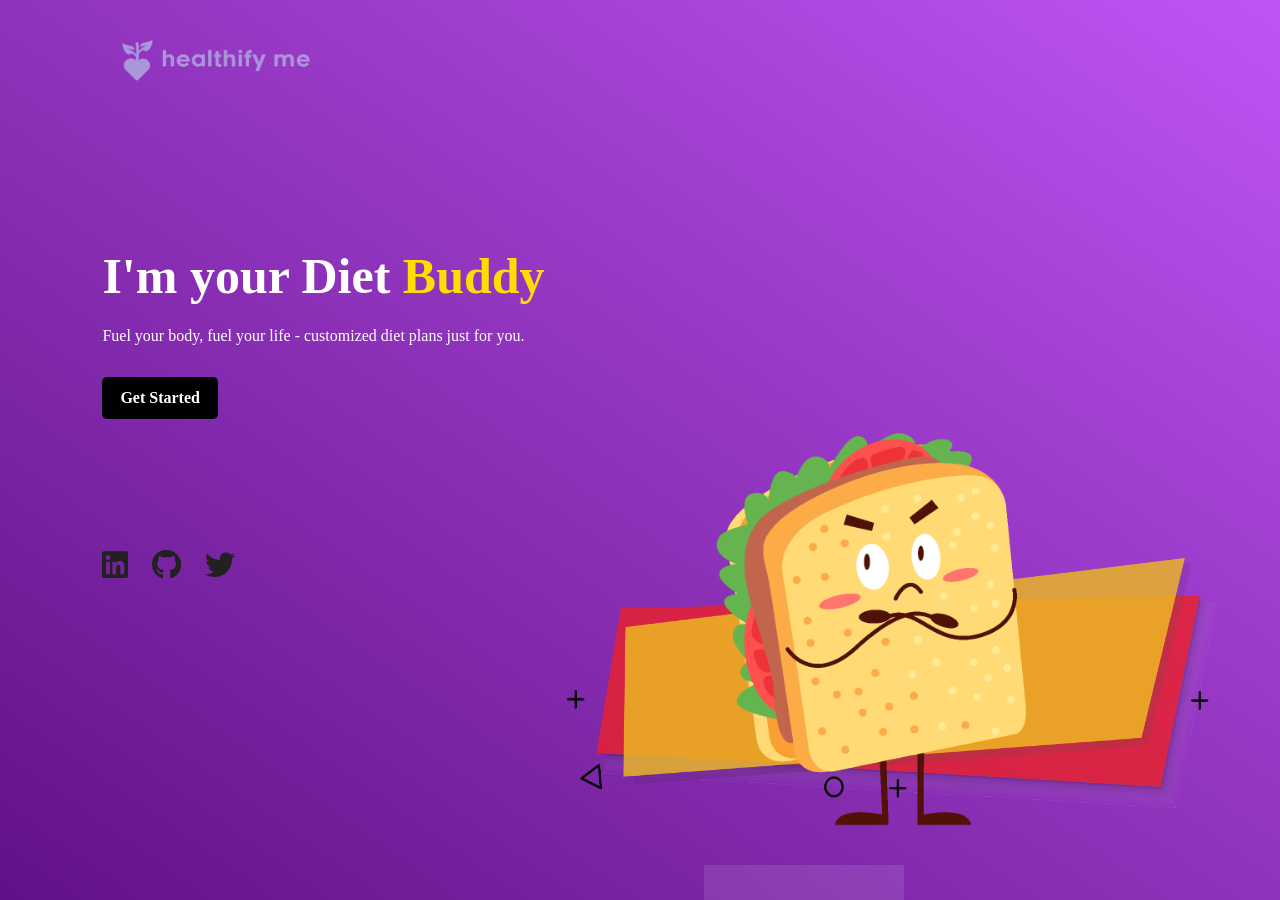
<file: index.html>
<!DOCTYPE html>
<html lang="en">
<head>
    <meta charset="UTF-8">
    <meta http-equiv="X-UA-Compatible" content="IE=edge">
    <meta name="viewport" content="width=device-width, initial-scale=1.0">
    <title>Healthify Me - Home</title>
    <link rel="icon" type="image/x-icon" href="./images/favicon.png">
    <link rel="stylesheet" href="./styles.css">
    <link rel="stylesheet" href="https://cdnjs.cloudflare.com/ajax/libs/font-awesome/5.15.3/css/all.min.css" integrity="sha512-iBBXm8fW90+nuLcSKlbmrPcLa0OT92xO1BIsZ+ywDWZCvqsWgccV3gFoRBv0z+8dLJgyAHIhR35VZc2oM/gI1w==" crossorigin="anonymous" referrerpolicy="no-referrer" />
</head>
<body>
    <div class="hero">
        
        <ul class="squares">
            <li></li>
            <li></li>
            <li></li>
            <li></li>
            <li></li>
            <li></li>
            <li></li>
            <li></li>
            <li></li>
            <li></li>
        </ul>

        <nav class="navbar navbar-light bg-indigo-400">
            <div class="container">
            <a class="navbar-brand" href="#">
                <img src="./images/logo1.png" alt="" width="230" height="75">
            </a>
            </div>
        </nav>

        <div class="detel">
            <h1>I'm your Diet <span id="Foodie">Buddy</span></h1>
            <p>Fuel your body, fuel your life - customized diet plans just for you.</p>
            <a href="./swipper.html"><span id="getStarted">Get Started </span></a>
        </div>
        
        <div class="images">
            <img src="./images/shape-6.png" class="shape">
            <img src="./images/Food.png" class="Food">
        </div>

        <div class="social">
           <a href="https://www.linkedin.com/in/aswin-krishna-c-p-eee-6b78612bb?utm_source=share&utm_campaign=share_via&utm_content=profile&utm_medium=android_app" target="_blank"><i class="fab fa-linkedin" id="socialLinkedin"></i></a>
           <a href="#" target="_blank"><i class="fab fa-github" id="socialInsta"></i></a>
           <a href="#" target="_blank"><i class="fab fa-twitter" id="socialTwitter"></i></a>
        </div>
    </div>
</body>
</html>
</file>
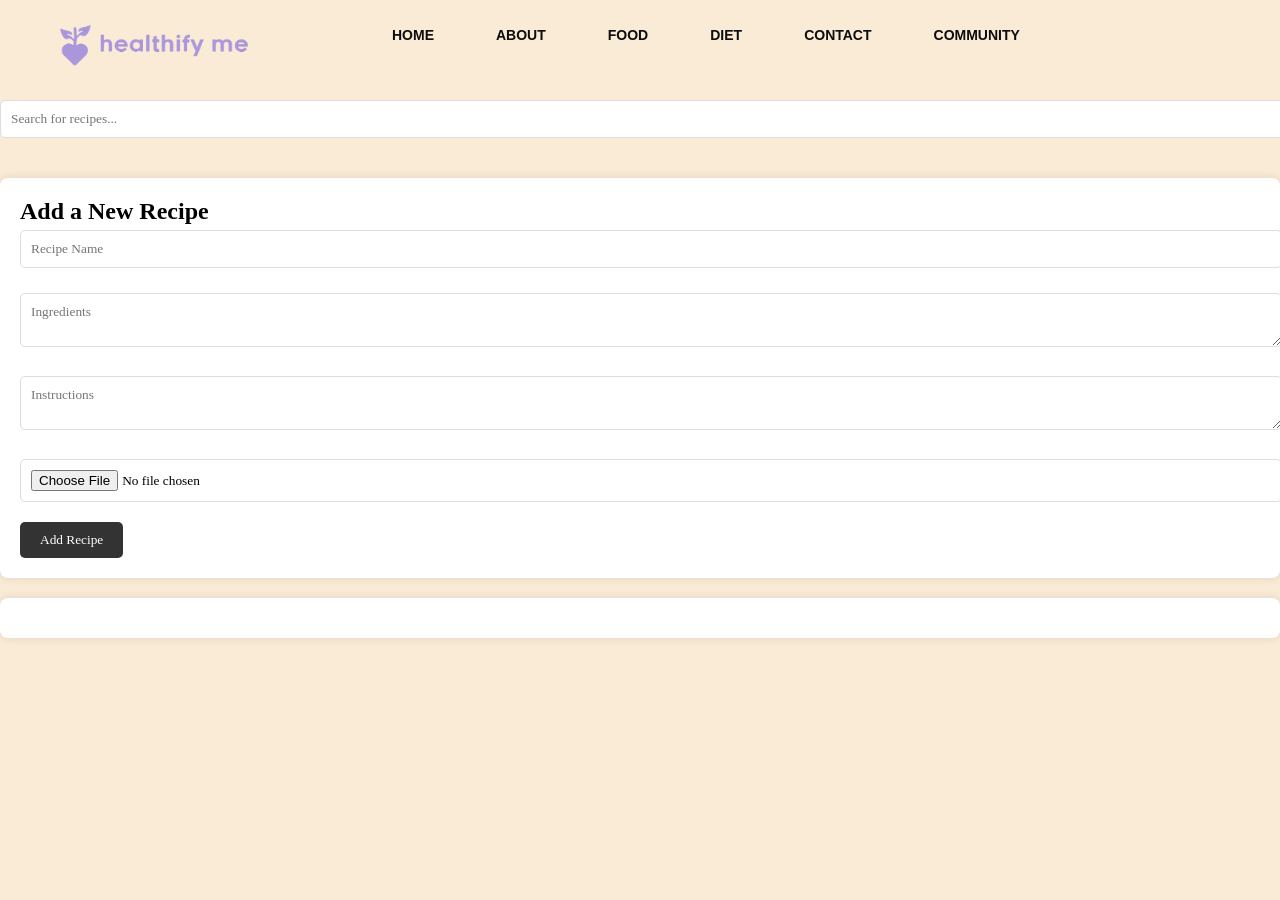
<file: community.html>
<!DOCTYPE html>
<html lang="en">

<head>
    <meta charset="UTF-8">
    <meta name="viewport" content="width=device-width, initial-scale=1.0">
    <title>Recipe Community</title>
    <link rel="stylesheet" href="https://cdnjs.cloudflare.com/ajax/libs/font-awesome/5.15.3/css/all.min.css"
        integrity="sha512-iBBXm8fW90+nuLcSKlbmrPcLa0OT92xO1BIsZ+ywDWZCvqsWgccV3gFoRBv0z+8dLJgyAHIhR35VZc2oM/gI1w=="
        crossorigin="anonymous" referrerpolicy="no-referrer" />
    <link rel="stylesheet" href="community.css">
</head>

<body>
    <div class="navbar">
        <div class="icon">
            <a href="./index.html"> <img src="./images/logo1.png" class="logo" alt="" width="230" height="75"></a>
        </div>

        <div class="menu">
            <ul>
                <li><a href="./index.html">HOME</a></li>
                <li><a href="./about.html">ABOUT</a></li>
                <li><a href="./food.html">FOOD</a></li>
                <li><a href="diet.html">DIET</a></li>
                <li><a href="./contact.html">CONTACT</a></li>
                <li><a href="community.html">COMMUNITY</a></li>
            </ul>
        </div>
    </div>

    <div class="container">
        <div class="search-bar">
            <input type="text" id="search" placeholder="Search for recipes...">
        </div>

        <div class="recipe-form">
            <h2>Add a New Recipe</h2>
            <input type="text" id="recipeName" placeholder="Recipe Name">
            <textarea id="recipeIngredients" placeholder="Ingredients"></textarea>
            <textarea id="recipeInstructions" placeholder="Instructions"></textarea>
            <input type="file" id="recipeImage" accept="image/*">
            <button onclick="addRecipe()">Add Recipe</button>
        </div>

        <div class="recipe-list" id="recipeContainer">
            <h2>Recipes</h2>
            <!-- Recipes will be added here dynamically -->
        </div>
    </div>

    <script src="community.js"></script>

</body>

</html>
</file>
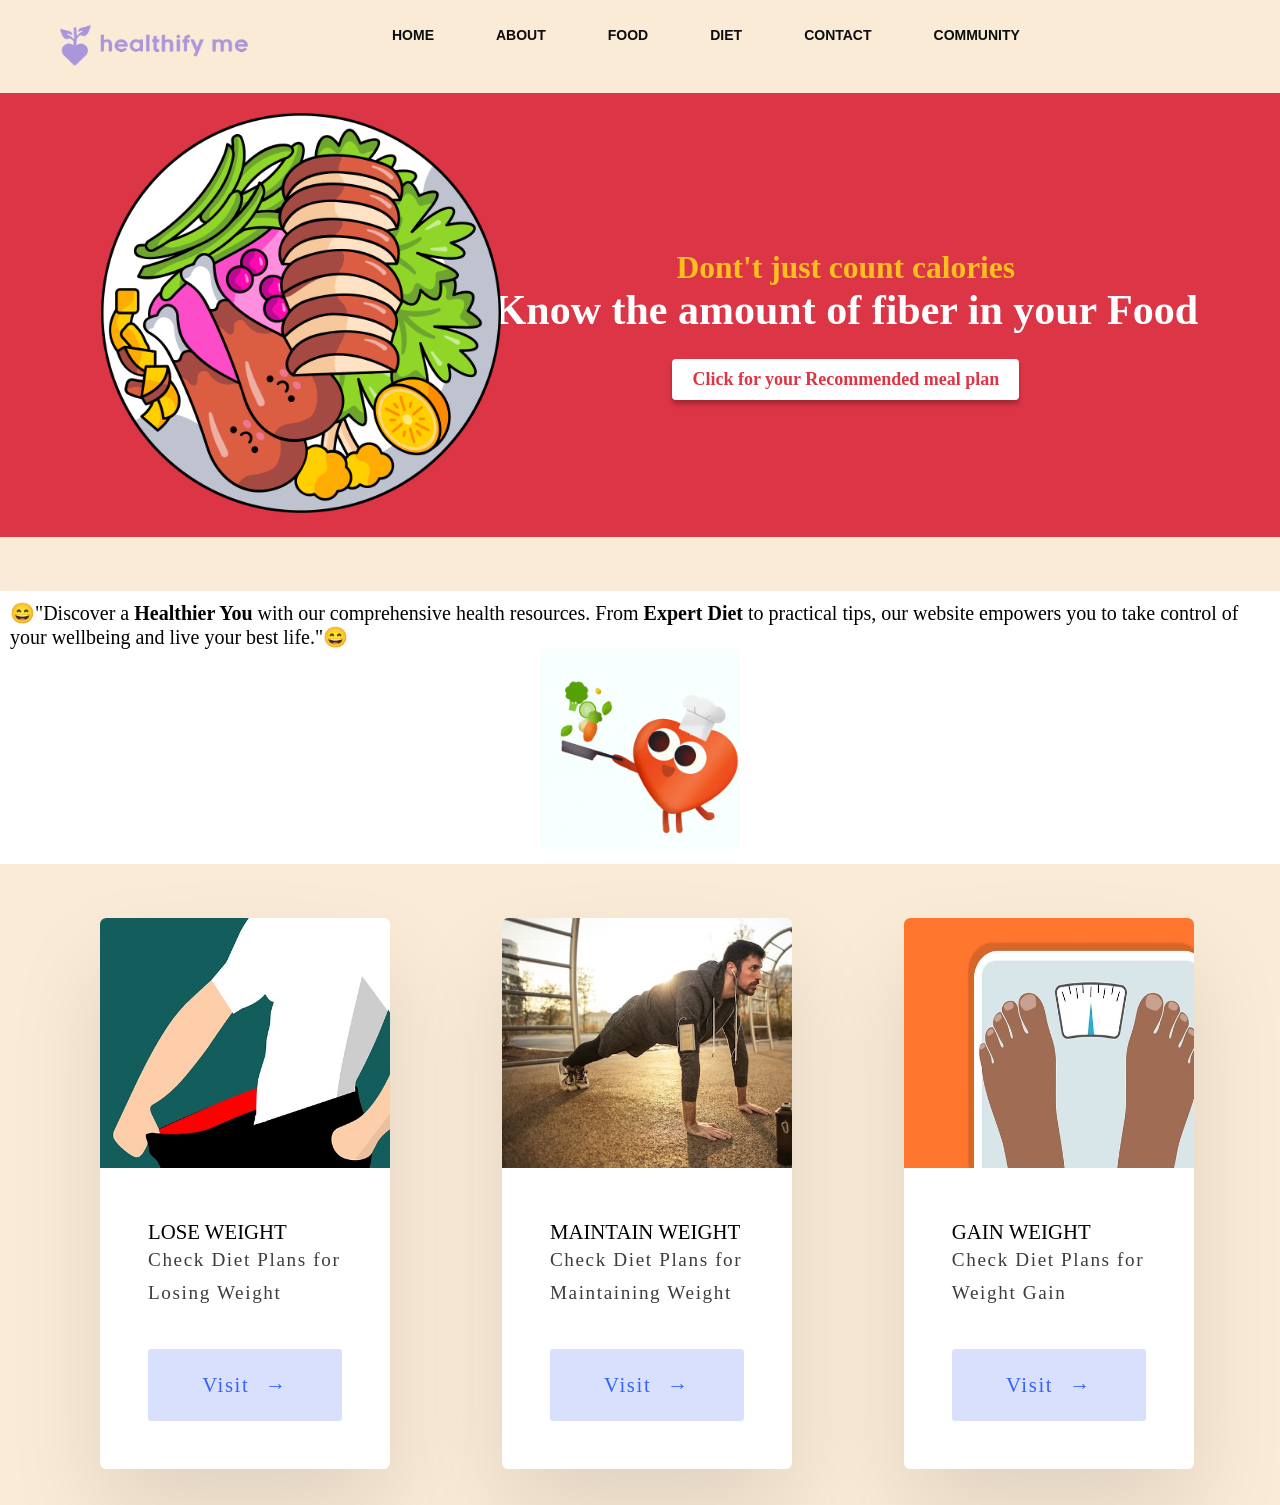
<file: diet.html>
<!DOCTYPE html>
<html lang="en">

<head>
    <meta charset="UTF-8">
    <meta http-equiv="X-UA-Compatible" content="IE=edge">
    <meta name="viewport" content="width=device-width, initial-scale=1.0">
    <link rel="icon" type="image/x-icon" href="./images/favicon.png">
    <link rel="stylesheet" href="https://cdnjs.cloudflare.com/ajax/libs/font-awesome/5.15.3/css/all.min.css"
        integrity="sha512-iBBXm8fW90+nuLcSKlbmrPcLa0OT92xO1BIsZ+ywDWZCvqsWgccV3gFoRBv0z+8dLJgyAHIhR35VZc2oM/gI1w=="
        crossorigin="anonymous" referrerpolicy="no-referrer" />
    <title>Healthify Me - Get your Meal</title>
    <link rel="stylesheet" href="./diet.css">
    <style>
        .rec0, .rec1, .rec2 {
            display: none;
        }
    </style>
    
</head>

<body>

    <div class="pageBody">

        <div class="navbar">
            <div class="icon">
                <a href="./index.html"> <img src="./images/logo1.png" class="logo" alt="" width="230" height="75"></a>
            </div>

            <div class="menu">
                <ul>
                    <li><a href="./index.html">HOME</a></li>
                    <li><a href="./about.html">ABOUT</a></li>
                    <li><a href="./food.html">FOOD</a></li>
                    <li><a href="diet.html">DIET</a></li>
                    <li><a href="./contact.html">CONTACT</a></li>
                    <li><a href="community.html">COMMUNITY</a></li>
                </ul>
            </div>
        </div>
        <br>

        <div class="banner">
            <div class="bannerImg">
                <img src="./images/dinner.png" height="400px">
            </div>

            <div class="bannerTagline">
                <h2 id="bannerLine1">Dont't just count calories</h2>
                <h1 id="bannerLine2">Know the amount of fiber in your Food</h1>
                <br>
                <a href="#dietCards"><button type="submit" class="bannerButton"><b>Click for your <span id="recBlink">Recommended</span> meal
                            plan</b></button></a>
            </div>
        </div>
        <br>
        <br>
        <br>
        <div class="bannerPara">
            <p>&#128516"Discover a <b>Healthier You</b> with our comprehensive health resources. From <b>Expert Diet</b>
                to practical tips,
                our website empowers you to take control of your wellbeing and live your best life."&#128516</p>
            <center><img src="./images/dietbanner.gif" alt="Computer man" style="width:200px;height:200px;"></center>
        </div>

        <br>
        <br>
        <br>
        <div class="grid" id="dietCards">
            <div class="grid-item">
                <div class="card">
                    <img class="" src="./images/Lose Weight.jpg" alt="LOSE WEIGHT" width="375px" height="250px">
                    <div class="card-content">
                        <h1 class="card-header">LOSE WEIGHT <span style="color:green;font-size: 15px;font-weight:bold;" class="rec1">(Recommended)</span></h1>
                        <p class="card-text">Check Diet Plans for Losing Weight</p>
                        <button onclick="window.location.href = './weight_loss.html';" class="card-btn ">Visit<span>&rarr;</span></button>
                    </div>
                </div>
            </div>

            <div class="grid-item">
                <div class="card">
                    <img class="" src="./images/Maintain Weight.jpg" alt="MAINTAIN WEIGHT" width="375px" height="250px">
                    <div class="card-content">
                        <h1 class="card-header">MAINTAIN WEIGHT <span style="color:green;font-size: 15px;font-weight:bold;" class="rec2">(Recommended)</span></h1>
                        <p class="card-text">Check Diet Plans for Maintaining Weight</p>
                        <button onclick="window.location.href = './maintain_diet.html';" class="card-btn ">Visit<span>&rarr;</span></button>
                    </div>
                </div>
            </div>

            <div class="grid-item">
                <div class="card">
                    <img class="" src="./images/weight-gain.jpg" alt="GAIN WEIGHT" width="375px" height="250px">
                    <div class="card-content">
                        <h1 class="card-header">GAIN WEIGHT <span style="color:green;font-size: 15px;font-weight:bold;" class="rec0">(Recommended)</span></h1>
                        <p class="card-text">Check Diet Plans for Weight Gain</p>
                        <button onclick="window.location.href = './gain_weight.html';" class="card-btn ">Visit<span>&rarr;</span></button>
                    </div>
                </div>
            </div>
        </div>
        <br>
        <br>

    </div>
    <script>
        let bmiRes = localStorage.getItem('bmiRes') ? localStorage.getItem('bmiRes') : "4";
        if(bmiRes!="4") {
            document.querySelector(".rec"+bmiRes).style.display="block";
            localStorage.clear();
        }
    </script>
</body>

</html>
</file>
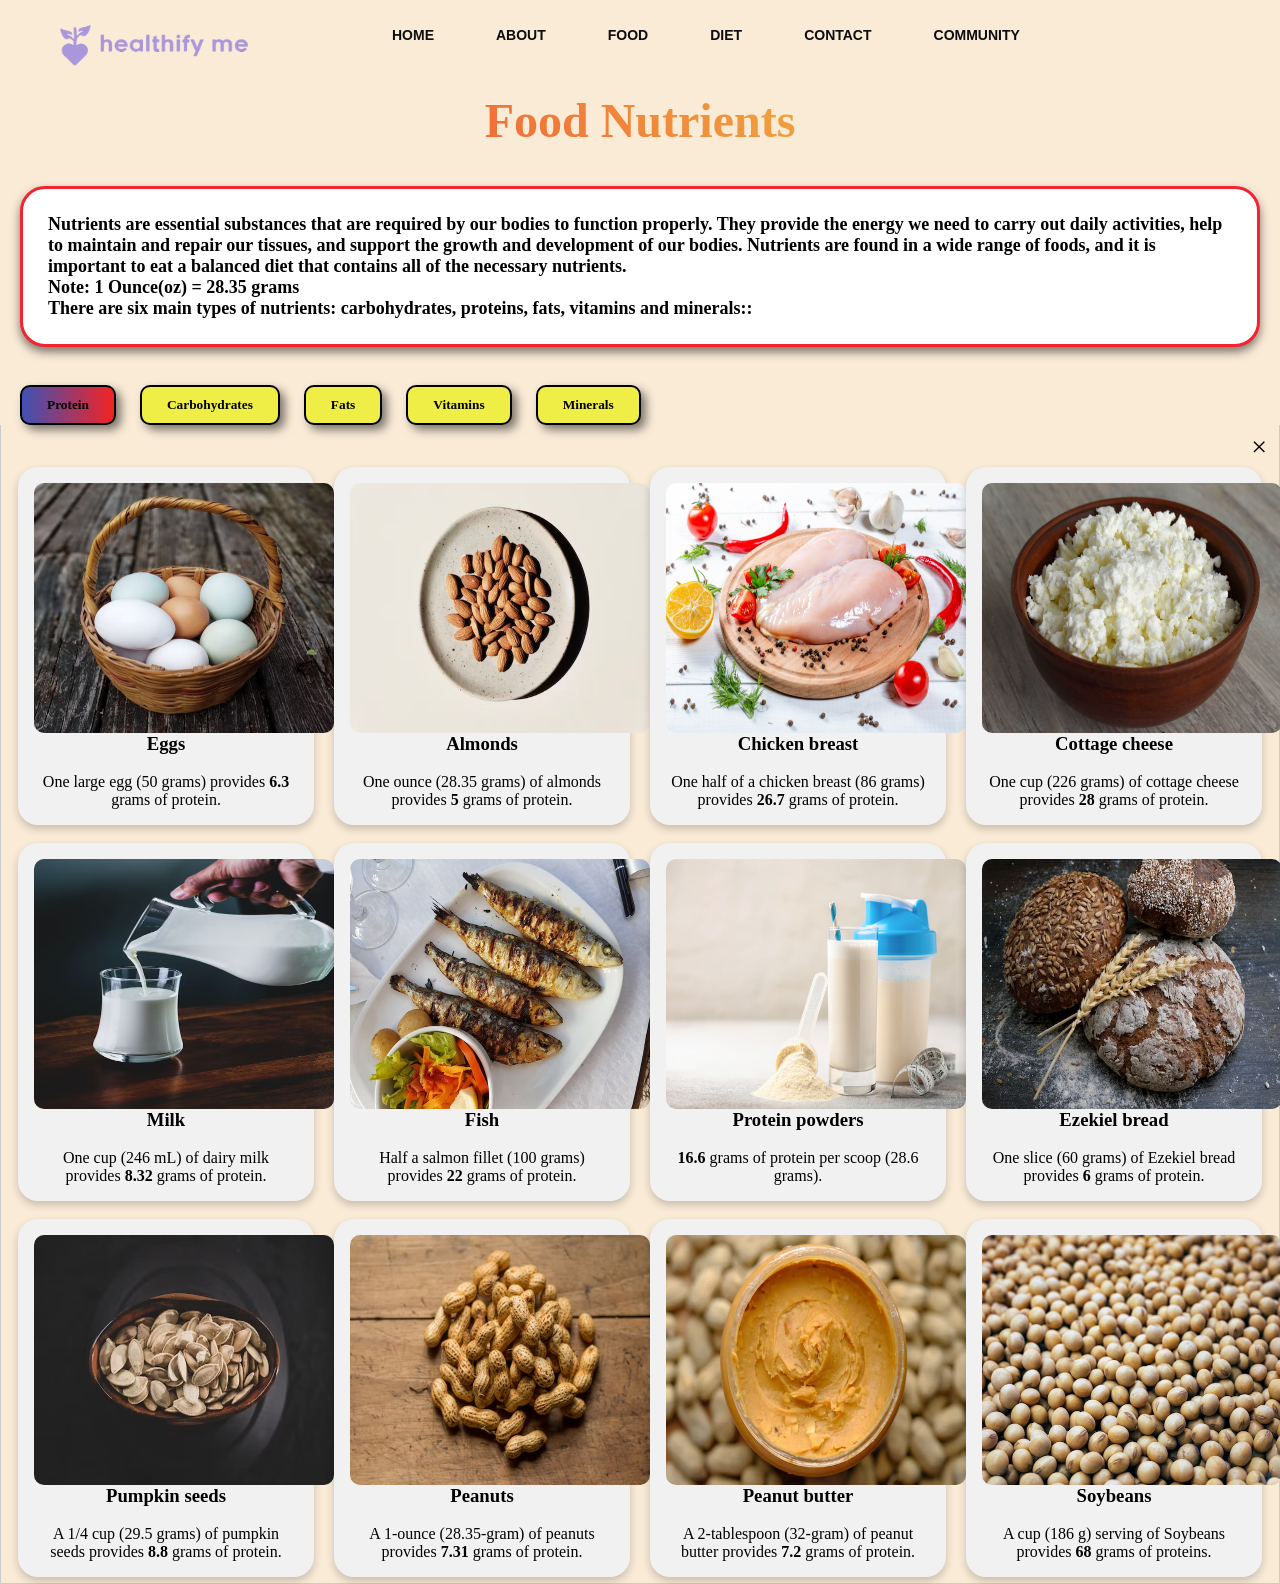
<file: food.html>
<html lang="en">
<head>
    <meta charset="UTF-8">
    <meta http-equiv="X-UA-Compatible" content="IE=edge">
    <meta name="viewport" content="width=device-width, initial-scale=1.0">
    <link rel="stylesheet" href="./food.css">
    <link href="https://maxcdn.bootstrapcdn.com/font-awesome/4.3.0/css/font-awesome.min.css" rel="stylesheet">

    <title>Healthify Me - Food Nutrients</title>
</head>
<body>
    <div class="navbar">
        <div class="icon">
            <a href="./index.html"> <img src="./images/logo1.png" class="logo" alt="" width="230" height="75"></a>
        </div>

        <div class="menu">
            <ul>
                <li><a href="index.html">HOME</a></li>
                <li><a href="./about.html">ABOUT</a></li>
                <li><a href="./food.html">FOOD</a></li>
                <li><a href="./diet.html">DIET</a></li>
                <li><a href="contact.html">CONTACT</a></li>
                <li><a href="community.html">COMMUNITY</a></li>
            </ul>
        </div>
    </div>
    <br>

    <h2>Food Nutrients</h2><br>
    <p class="info"><b>Nutrients are essential substances that are required by our bodies to function properly. 
      They provide the energy we need to carry out daily activities, help to maintain and repair our tissues, and 
      support the growth and development of our bodies. Nutrients are found in a wide range of foods,
      and it is important to eat a balanced diet that contains all of the necessary nutrients.
      <br>
      <b>Note: 1 Ounce(oz) = 28.35 grams</b><br>
      There are six main types of nutrients: carbohydrates, proteins, fats, vitamins and minerals::</b></p>
    <br>
    
    <div class="tab">
      <button class="tablinks" onclick="openNutrients(event, 'Protein')" id="defaultOpen">Protein</button>
      <button class="tablinks" onclick="openNutrients(event, 'Carbohydrates')">Carbohydrates</button>
      <button class="tablinks" onclick="openNutrients(event, 'Fats')">Fats</button>
      <button class="tablinks" onclick="openNutrients(event, 'Vitamins')">Vitamins</button>
      <button class="tablinks" onclick="openNutrients(event, 'Minerals')">Minerals</button>
    </div>
    
    <div id="Protein" class="tabcontent">
      <span onclick="this.parentElement.style.display='none'" class="topright">&times</span>
      <br>
      <br>
      <div class="row">
        <div class="column">
          <div class="card">
            <img src="./images/foodpic/p1_egg.avif" alt="egg-pic" width="300px" height="250px">
            <h3>Eggs</h3>
            <br>
            <p>One large egg (50 grams) provides <b>6.3</b> grams of protein.</p>
          </div>
        </div>
      
        <div class="column">
          <div class="card">
            <img src="./images/foodpic/p2_almonds.avif" alt="almonds-pic" width="300px" height="250px">
            <h3>Almonds</h3>
            <br>
            <p>One ounce (28.35 grams) of almonds provides <b>5</b> grams of protein.</p>
          </div>
        </div>
        
        <div class="column">
          <div class="card">
            <img src="./images/foodpic/p3_chicken.jpg" alt="chicken-pic" width="300px" height="250px">
            <h3>Chicken breast</h3>
            <br>
            <p>One half of a chicken breast (86 grams) provides <b>26.7</b> grams of protein.</p>
          </div>
        </div>
        
        <div class="column">
          <div class="card">
            <img src="./images/foodpic/p9_cheese.jpg" alt="cheese-pic" width="300px" height="250px">
            <h3>Cottage cheese</h3>
            <br>
            <p>One cup (226 grams) of cottage cheese provides <b>28</b> grams of protein.</p> 
          </div>
        </div>
      </div>
      <br>
      <div class="row">
        <div class="column">
          <div class="card">
            <img src="./images/foodpic/p4_milk.avif" alt="milk-pic" width="300px" height="250px">
            <h3>Milk</h3>
            <br>
            <p>One cup (246 mL) of dairy milk provides <b>8.32</b> grams of protein.</p>
          </div>
        </div>
      
        <div class="column">
          <div class="card">
            <img src="./images/foodpic/p5_fish.avif" alt="fish-pic" width="300px" height="250px">
            <h3>Fish</h3>
            <br>
            <p>Half a salmon fillet (100 grams) provides <b>22</b> grams of protein.</p>
          </div>
        </div>
        
        <div class="column">
          <div class="card">
            <img src="./images/foodpic/p6_powder.jpg" alt="powder-pic" width="300px" height="250px">
            <h3>Protein powders</h3>
            <br>
            <p><b>16.6</b> grams of protein per scoop (28.6 grams).</p>
          </div>
        </div>
        
        <div class="column">
          <div class="card">
            <img src="./images/foodpic/p7_bread.avif" alt="Bread-pic" width="300px" height="250px">
            <h3>Ezekiel bread</h3>
            <br>
            <p>One slice (60 grams) of Ezekiel bread provides <b>6</b> grams of protein.</p>
          </div>
        </div>
      </div>
      <br>
      <div class="row">
        <div class="column">
          <div class="card">
            <img src="./images/foodpic/p8_seeds.avif" alt="seeds-pic" width="300px" height="250px">
            <h3>Pumpkin seeds</h3>
            <br>
            <p>A 1/4 cup (29.5 grams) of pumpkin seeds provides <b>8.8</b> grams of protein.</p>
          </div>
        </div>
      
        <div class="column">
          <div class="card">
            <img src="./images/foodpic/p10_peanuts.avif" alt="peanuts-pic" width="300px" height="250px">
            <h3>Peanuts</h3>
            <br>
            <p>A 1-ounce (28.35-gram) of peanuts provides <b>7.31</b> grams of protein.</p>
          </div>
        </div>
        
        <div class="column">
          <div class="card">
            <img src="./images/foodpic/p12_peanut-butter.avif" alt="peanut-butter-pic" width="300px" height="250px">
            <h3>Peanut butter</h3>
            <br>
            <p>A 2-tablespoon (32-gram) of peanut butter provides <b>7.2</b> grams of protein.</p>
          </div>
        </div>
        
        <div class="column">
          <div class="card">
            <img src="./images/foodpic/p11_soybeans.avif" alt="soybeans-pic" width="300px" height="250px">
            <h3>Soybeans</h3>
            <br>
            <p>A cup (186 g) serving of Soybeans provides <b>68</b> grams of proteins.</p>
          </div>
        </div>
      </div>
  </div>
  
    
    <div id="Carbohydrates" class="tabcontent">
      <span onclick="this.parentElement.style.display='none'" class="topright">&times</span><br><br>
      <div class="row">
        <div class="column">
          <div class="card">
            <img src="./images/foodpic/c1_sweetPotato.jpg" alt="Sweet Potatoes-pic" width="300px" height="250px">
            <h3>Sweet Potatoes</h3>
            <br>
            <p>One large 180 grams (g) baked sweet potato has <b>37.3</b> grams of carbohydrates.</p>
          </div>
        </div>
      
        <div class="column">
          <div class="card">
            <img src="./images/foodpic/c2_beetroot.jpg" alt="Beetroot-pic" width="300px" height="250px">
            <h3>Beetroot</h3>
            <br>
            <p>One cup of raw beets has <b>13</b> grams of carbohydrates.</p>
          </div>
        </div>
        
        <div class="column">
          <div class="card">
            <img src="./images/foodpic/c3_corn.avif" alt="Corn-pic" width="300px" height="250px">
            <h3>Corn</h3>
            <br>
            <p>A measure of 100 grams of corn contains <b>18.7</b> grams of carbohydrates.</p>
          </div>
        </div>
        
        <div class="column">
          <div class="card">
            <img src="./images/foodpic/c4_quinoa.jpg" alt="Quinoa-pic" width="300px" height="250px">
            <h3>Quinoa</h3>
            <br>
            <p>One cup of cooked quinoa contains <b>39.4</b> grams of carbohydrates.</p>
          </div>
        </div>
      </div>
      <br>
      <div class="row">
        <div class="column">
          <div class="card">
            <img src="./images/foodpic/c5_brownrice.jpg" alt="Brown rice-pic" width="300px" height="250px">
            <h3>Brown rice</h3>
            <br>
            <p>One cup of cooked brown rice has <b>45.8</b> grams of carbohydrates.</p>
          </div>
        </div>
      
        <div class="column">
          <div class="card">
            <img src="./images/foodpic/c6_oats.avif" alt="Oats-pic" width="300px" height="250px">
            <h3>Oats</h3>
            <br>
            <p>A cup of uncooked oats provides <b>103</b> grams of carbohydrates.</p>
          </div>
        </div>
        
        <div class="column">
          <div class="card">
            <img src="./images/foodpic/c7_bananas.avif" alt="Bananas-pic" width="300px" height="250px">
            <h3>Bananas</h3>
            <br>
            <p>One medium banana has <b>26.9</b> grams of carbohydrates.</p>
          </div>
        </div>
        
        <div class="column">
          <div class="card">
            <img src="./images/foodpic/c8_apple.avif" alt="Apples-pic" width="300px" height="250px">
            <h3>Apples</h3>
            <br>
            <p>One medium apple contains <b>20.6</b> grams of carbohydrates.</p>
          </div>
        </div>
      </div>
      <br>
      <div class="row">
        <div class="column">
          <div class="card">
            <img src="./images/foodpic/c9_mango.jpg" alt="Mangos-pic" width="300px" height="250px">
            <h3>Mangos</h3><br>
            <p>One cup of chopped mangos has <b>24.8</b> grams of carbohydrates</p>
          </div>
        </div>
      
        <div class="column">
          <div class="card">
            <img src="./images/foodpic/c10_dates.avif" alt="Dates-pic" width="300px" height="250px">
            <h3>Dates</h3>
            <br>
            <p>There are <b>18</b> grams of carbohydrates in one pitted Medjool date.</p>
          </div>
        </div>
        
        <div class="column">
          <div class="card">
            <img src="./images/foodpic/c11_raisins.avif" alt="Raisins-pic" width="300px" height="250px">
            <h3>Raisins</h3>
            <br>
            <p>One cup of raisins packs in <b>130</b> grams of carbohydrates.</p>
          </div>
        </div>
        
        <div class="column">
          <div class="card">
            <img src="./images/foodpic/c12_beans.jpg" alt="Kidney beans-pic" width="300px" height="250px">
            <h3>Kidney beans</h3>
            <br>
            <p>One cup of boiled kidney beans has <b>40</b> grams of carbohydrates.</p>
          </div>
        </div>
      </div>
    </div>
    
    
    <div id="Fats" class="tabcontent">
      <span onclick="this.parentElement.style.display='none'" class="topright">&times</span><br><br>
      <div class="row">
        <div class="column">
          <div class="card">
            <img src="./images/foodpic/f1_fish.avif" alt="Fatty fish-pic" width="300px" height="250px">
            <h3>Fatty fish</h3>
            <p>One 3-oz serving of fresh mackerel contains <b>11.8</b> grams of fat.</p>
          </div>
        </div>
      
        <div class="column">
          <div class="card">
            <img src="./images/foodpic/f5_chiaseeds.avif" alt="Chia seeds-pic" width="300px" height="250px">
            <h3>Chia Seeds</h3>
            <p>28.35 grams serving of chia seeds contains <b>8.5</b> grams of fat.</p>
          </div>
        </div>
        
        <div class="column">
          <div class="card">
            <img src="./images/foodpic/f6_darkchoco.jpg" alt="Dark chocolate-pic" width="300px" height="250px">
            <h3>Dark chocolate</h3>
            <p>Eating just 100 grams of 70–85% dark chocolate provides <b>42.6</b> grams of fat.</p>
          </div>
        </div>
        
        <div class="column">
          <div class="card">
            <img src="./images/foodpic/f2_egg.avif" alt="egg-pic" width="300px" height="250px">
            <h3>Eggs</h3>
            <p>One 50 grams hard-boiled egg boasts <b>5.3</b>grams of fat.</p>
          </div>
        </div>
      </div>
      <br>
      <div class="row">
        <div class="column">
          <div class="card">
            <img src="./images/foodpic/f7_avocado.jpg" alt="Avocado-pic" width="300px" height="250px">
            <h3>Avocado</h3>
            <p>Half a medium avocado (100 grams), contains <b>14.7</b> grams of fat.</p>
          </div>
        </div>
      
        <div class="column">
          <div class="card">
            <img src="./images/foodpic/f8_flaxseeds.avif" alt="Flaxseed-pic" width="300px" height="250px">
            <h3>Flaxseed</h3>
            <p>Flaxseed contain <b>42.2</b> grams of fat per 100 grams.</p>
          </div>
        </div>
        
        <div class="column">
          <div class="card">
            <img src="./images/foodpic/f3_almonds.avif" alt="almonds-pic" width="300px" height="250px">
            <h3>Almonds</h3>
            <p>There are <g>14.3</g> grams of fat in 1 oz of almonds.</p>
          </div>
        </div>
        
        <div class="column">
          <div class="card">
            <img src="./images/foodpic/f9_olives.avif" alt="Olives-pic" width="300px" height="250px">
            <h3>Olives</h3>
            <p>Olives provide around <b>10.9</b> grams of fat per 100 grams.</p>
          </div>
        </div>
      </div>
      <br>
      <div class="row">
        <div class="column">
          <div class="card">
            <img src="./images/foodpic/f12_soymilk.jpg" alt="Soy milk -pic" width="300px" height="250px">
            <h3>Soy milk</h3>
            <p>One 8-oz. cup of soy milk has roughly <b>3.5</b> grams of healthy fat.</p>
          </div>
        </div>
      
        <div class="column">
          <div class="card">
            <img src="./images/foodpic/f4_peanuts.avif" alt="peanuts-pic" width="300px" height="250px">
            <h3>Peanuts</h3>
            <p>There are <b>14</b> grams of fat per 1-oz. serving of peanuts.</p>
          </div>
        </div>
        
        <div class="column">
          <div class="card">
            <img src="./images/foodpic/f10_tofu.jpg" alt="Tofu-pic" width="300px" height="250px">
            <h3>Tofu</h3>
            <p>There are <b>4</b> grams of fat from 100 grams of firm tofu.</p>
          </div>
        </div>
        
        <div class="column">
          <div class="card">
            <img src="./images/foodpic/f11_walnuts.avif" alt="Walnuts-pic" width="300px" height="250px">
            <h3>Walnuts</h3>
            <p>With <b>21</b> grams of fat in a 1-oz serving of walnuts.</p>
          </div>
        </div>
      </div>
    </div>
   

    <div id="Vitamins" class="tabcontent">
      <span onclick="this.parentElement.style.display='none'" class="topright">&times</span><br><br>
      <div class="row">
        <div class="column">
          <div class="card">
            <img src="./images/foodpic/v2_fish.avif" alt="fish-pic" width="300px" height="250px">
            <h3>Fish</h3>
            <p>Fish is a good source of Vitamins A, B1, B2, B3, B5, B6, B12, D, and E.</p>
          </div>
        </div>
      
        <div class="column">
          <div class="card">
            <img src="./images/foodpic/v3_greenleafy.jpg" alt="Dark Leafy Greens-pic" width="300px" height="250px">
            <h3>Dark Leafy Greens</h3>
            <p>Dark Leafy Greens are a good source of Vitamins A, B2, B3, B6, B9, C, E, K.</p>
          </div>
        </div>
        
        <div class="column">
          <div class="card">
            <img src="./images/foodpic/v4_broccoli.avif" alt="Broccoli-pic" width="300px" height="250px">
            <h3>Broccoli</h3>
            <p>Broccoli is a good source of Vitamins A, B9, C, E, K, and Beta Carotene.</p>
          </div>
        </div>
        
        <div class="column">
          <div class="card">
            <img src="./images/foodpic/v5_mushrooms.jpg" alt="Mushrooms-pic" width="300px" height="250px">
            <h3>Mushrooms</h3>
            <p>Mushrooms are a good source of Vitamins B2, B3, B5, and D.</p>
          </div>
        </div>
      </div>
      <br>
      <div class="row">
        <div class="column">
          <div class="card">
            <img src="./images/foodpic/v11_egg.avif" alt="Eggs-pic" width="300px" height="250px">
            <h3>Eggs</h3>
            <p>Eggs are a good source of Vitamins B2, B5, B12, and D.</p>
          </div>
        </div>
      
        <div class="column">
          <div class="card">
            <img src="./images/foodpic/v6_bellPeppers.avif" alt="Sweet Bell Peppers-pic" width="300px" height="250px">
            <h3>Sweet Bell Peppers</h3>
            <p>These are a good source of Vitamins A, and C, Beta-Carotene and Lycopene.</p>
          </div>
        </div>
        
        <div class="column">
          <div class="card">
            <img src="./images/foodpic/v12_avocado.jpg" alt="Avocados-pic" width="300px" height="250px">
            <h3>Avocados</h3>
            <p>Avocados are a good source of Vitamins B5, B6, B9, and E.</p>
          </div>
        </div>
        
        <div class="column">
          <div class="card">
            <img src="./images/foodpic/v7_peas.jpg" alt="Green Peas-pic" width="300px" height="250px">
            <h3>Green Peas</h3>
            <p>Peas are a good source of Vitamins A, B1, E, and Beta Carotene.</p>
          </div>
        </div>
      </div>
      <br>
      <div class="row">
        <div class="column">
          <div class="card">
            <img src="./images/foodpic/v8_winterSquash.jpg" alt="Winter Squash-pic" width="300px" height="250px">
            <h3>Winter Squash</h3>
            <p>Butternut Squash is a good source of Vitamins A, B1, E, and Beta Carotene.</p>
          </div>
        </div>
      
        <div class="column">
          <div class="card">
            <img src="./images/foodpic/v1_fruits.webp" alt="Fruits-pic" width="300px" height="250px">
            <h3>Tropical Fruits</h3>
            <p>Tropical Fruits a good source of Vitamins A, B1, E, and Lycopene.</p>
          </div>
        </div>
        
        <div class="column">
          <div class="card">
            <img src="./images/foodpic/v9_carrots.jpg" alt="Carrots-pic" width="300px" height="250px">
            <h3>Carrots</h3>
            <p>Carrots are a good source of Vitamin A, Beta Carotene, and Lycopene.</p>
          </div>
        </div>
        
        <div class="column">
          <div class="card">
            <img src="./images/foodpic/v10_asparagus.jpg" alt="Asparagus-pic" width="300px" height="250px">
            <h3>Asparagus</h3>
            <p>Asparagus is a good source of Vitamins B1, B9, K, and Lycopene.</p>
          </div>
        </div>
      </div>
    </div>

    <div id="Minerals" class="tabcontent">
      <span onclick="this.parentElement.style.display='none'" class="topright">&times</span><br><br>
      <div class="row">
        <div class="column">
          <div class="card">
            <img src="./images/foodpic/m1_nutseed.avif" alt="Nuts and seeds-pic" width="300px" height="250px">
            <h3>Nuts and seeds</h3>
            <p>Nuts and seeds are rich in magnesium, zinc, manganese, copper, selenium, and phosphorus.</p>
          </div>
        </div>
      
        <div class="column">
          <div class="card">
            <img src="./images/foodpic/m2_shellfish.jpg" alt="Shellfish-pic" width="300px" height="250px">
            <h3>Shellfish</h3>
            <p>Shellfish are concentrated sources of minerals and packed with selenium, zinc, copper, and iron.</p>
          </div>
        </div>
        
        <div class="column">
          <div class="card">
            <img src="./images/foodpic/m3_gobhi.jpg" alt="Cruciferous vegetables-pic" width="300px" height="250px">
            <h3>Cruciferous vegetables</h3>
            <p>Cruciferous vegetables are a good source of many minerals, including magnesium, potassium, manganese, and calcium</p>
          </div>
        </div>
        
        <div class="column">
          <div class="card">
            <img src="./images/foodpic/m4_meats.jpg" alt="Organ meats-pic" width="300px" height="250px">
            <h3>Organ meats</h3>
            <p>Chicken meats is amongst the most mineral-dense(like selenium, zinc, iron, and phosphorus) foods you can eat.</p>
          </div>
        </div>
      </div>
      <br> 
      <div class="row">
        <div class="column">
          <div class="card">
            <img src="./images/foodpic/f2_egg.avif" alt="Eggs-pic" width="300px" height="250px">
            <h3>Eggs</h3>
            <p>They’re high in iron, phosphorus, zinc, and selenium, as well as many vitamins, healthy fats, antioxidants, and proteins.</p>
          </div>
        </div>
      
        <div class="column">
          <div class="card">
            <img src="./images/foodpic/m5_beans.avif" alt="beans-pic" width="300px" height="250px">
            <h3>Beans</h3>
            <p>Beans are the abundant source of calcium, magnesium, iron, phosphorus, potassium, manganese, copper, and zinc.</p>
          </div>
        </div>
        
        <div class="column">
          <div class="card">
            <img src="./images/foodpic/m6_cocoa.jpg" alt="Cocoa-pic" width="300px" height="250px">
            <h3>Cocoa</h3>
            <p>Cocoa and cocoa products are particularly rich in magnesium and copper.</p>
          </div>
        </div>
        
        <div class="column">
          <div class="card">
            <img src="./images/foodpic/f7_avocado.jpg" alt="Avocados-pic" width="300px" height="250px">
            <h3>Avocados</h3>
            <p>They’re especially rich in magnesium, potassium, manganese, and copper.</p>
          </div>
        </div>
      </div>
      <br>
      <div class="row">
        <div class="column">
          <div class="card">
            <img src="./images/foodpic/m7_berries.jpg" alt="Berries-pic" width="300px" height="250px">
            <h3>Berries</h3>
            <p>Berries(including strawberries, blueberries, blackberries, and raspberries) are a good source of potassium, magnesium, and manganese.</p>
          </div>
        </div>
      
        <div class="column">
          <div class="card">
            <img src="./images/foodpic/m8_sardines.jpg" alt="Sardines-pic" width="300px" height="250px">
            <h3>Sardines</h3>
            <p>One 3.75-ounce (106-gram) can of sardines provides calcium, iron, magnesium, phosphorus, potassium, and selenium.</p>
          </div>
        </div>
        
        <div class="column">
          <div class="card">
            <img src="./images/foodpic/m9_spirulina.jpg" alt="Spirulina-pic" width="300px" height="250px">
            <h3>Spirulina</h3>
            <p>It’s loaded with minerals like iron, magnesium, potassium, copper, and manganese.</p>
          </div>
        </div>
        
        <div class="column">
          <div class="card">
            <img src="./images/foodpic/m10_starchyveggies.jpeg" alt="Starchy vegetables-pic" width="300px" height="250px">
            <h3>Starchy vegetables</h3>
            <p>Starchy vegetables (sweet potatoes, potatoes, butternut squash, and parsnips) provide minerals potassium, magnesium, manganese, calcium, iron, and copper.</p>
          </div>
        </div>
      </div>
    </div>
    
<script src="food.js"></script> 

</body>
</html>
</file>
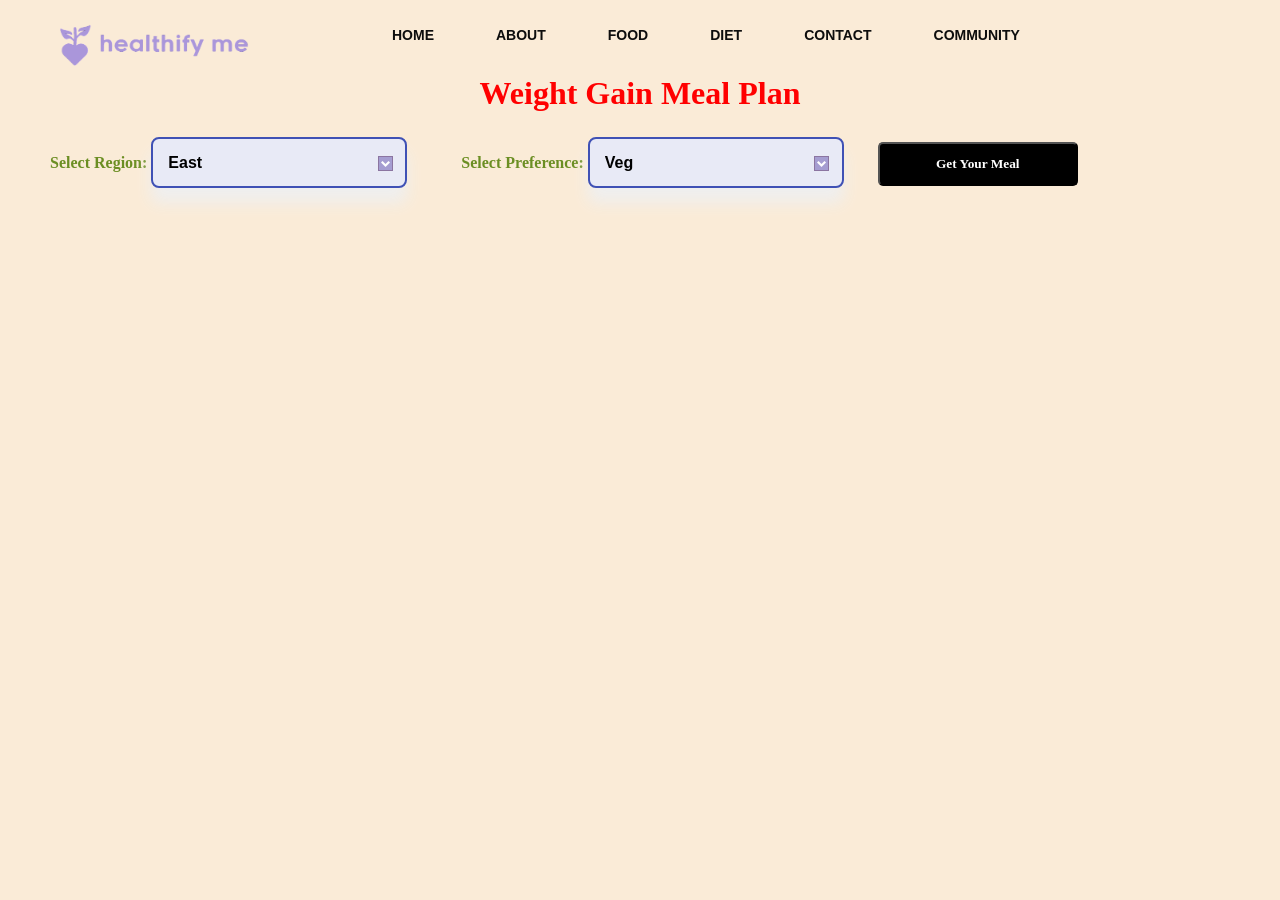
<file: gain_weight.html>
<!DOCTYPE html>
<html lang="en">
<head>
    <meta charset="UTF-8">
    <meta http-equiv="X-UA-Compatible" content="IE=edge">
    <meta name="viewport" content="width=device-width, initial-scale=1.0">
    <link rel="icon" type="image/x-icon" href="./images/favicon.png">
    <link rel="stylesheet" href="https://cdnjs.cloudflare.com/ajax/libs/font-awesome/5.15.3/css/all.min.css" integrity="sha512-iBBXm8fW90+nuLcSKlbmrPcLa0OT92xO1BIsZ+ywDWZCvqsWgccV3gFoRBv0z+8dLJgyAHIhR35VZc2oM/gI1w==" crossorigin="anonymous" referrerpolicy="no-referrer" />
    <title>Healthify Me - Meal</title>
    <link rel="stylesheet" href="./maintain_diet.css">
</head>
<body>

    <div class="pageBody">

        <div class="navbar">
            <div class="icon">
                <a href="./index.html"> <img src="./images/logo1.png" class="logo"  alt="" width="230" height="75"></a>
            </div>

            <div class="menu">
                <ul>
                    <li><a href="./index.html">HOME</a></li>
                    <li><a href="./about.html">ABOUT</a></li>
                    <li><a href="./food.html">FOOD</a></li>
                    <li><a href="./diet.html">DIET</a></li>
                    <li><a href="./contact.html">CONTACT</a></li>
                    <li><a href="community.html">COMMUNITY</a></li>
                </ul>
            </div>
        </div> 
        <h1> Weight Gain Meal Plan</h1> 
        <form action="" method="POST" onsubmit="submitA();return false;">
            <label for="Region">Select Region:</label>
                <select name="region" id="region" onchange="">
                    <option value="1">East</option>
                    <option value="2">North</option>
                    <option value="3">South</option>
                    <option value="4">West</option>
                </select>
            <label for="Preference">Select Preference:</label>
                <select name="preference" id="preference">
                    <option value="a">Veg</option>
                    <option value="b">Non-Veg</option>
                </select>

            <button onclick="">Get Your Meal</button>
        </form>

        <div class="content">
            <div id="1a" style="display: none;" class="data">
                <p class="image"><img src="./Diet Plan/Weight Gain/East Indian WeightGain(Veg).png" width="1000px"></p>
            </div>
            <div id="2a" style="display: none;" class="data">
                <p class="image"><img src="./Diet Plan/Weight Gain/North Indian WeightGain(Veg).png" width="1000px"></p>
            </div>
            <div id="3a" style="display: none;" class="data">
                <p class="image"><img src="./Diet Plan/Weight Gain/South Indian WeightGain(Veg).png" width="1000px"></p>
            </div>
            <div id="4a" style="display: none;" class="data">
                <p class="image"><img src="./Diet Plan/Weight Gain/West Indian WeightGain(Veg).png" width="1000px"></p>
            </div>

            <div id="1b" style="display: none;" class="data">
                <p class="image"><img src="./Diet Plan/Weight Gain/East Indian Weight Gain(Non-Veg).png" width="1000px"></p>
            </div>
            <div id="2b" style="display: none;" class="data">
                <p class="image"><img src="./Diet Plan/Weight Gain/North Indian Weight Gain(Non-Veg).png" width="1000px"></p>
            </div>
            <div id="3b" style="display: none;" class="data">
                <p class="image"><img src="./Diet Plan/Weight Gain/South Indian Weight Gain(Non-Veg).png" width="1000px"></p>
            </div>
            <div id="4b" style="display: none;" class="data">
                <p class="image"><img src="./Diet Plan/Weight Gain/West Indian Weight Gain(Non-Veg).png" width="1000px"></p>
            </div>
        </div>

    <script src="https://cdnjs.cloudflare.com/ajax/libs/jquery/3.6.4/jquery.min.js"></script>
    <script>
     function submitA(){
        let region=document.querySelector('#region').value;
        let preference=document.querySelector('#preference').value;
        let res = region+""+preference;
        console.log(res);
        try {
            document.getElementById(res).style.display= "block";
        }catch(err) {
            console.error(err);
        }
        // return false;
     }
    </script>
</body>
</html>
</file>
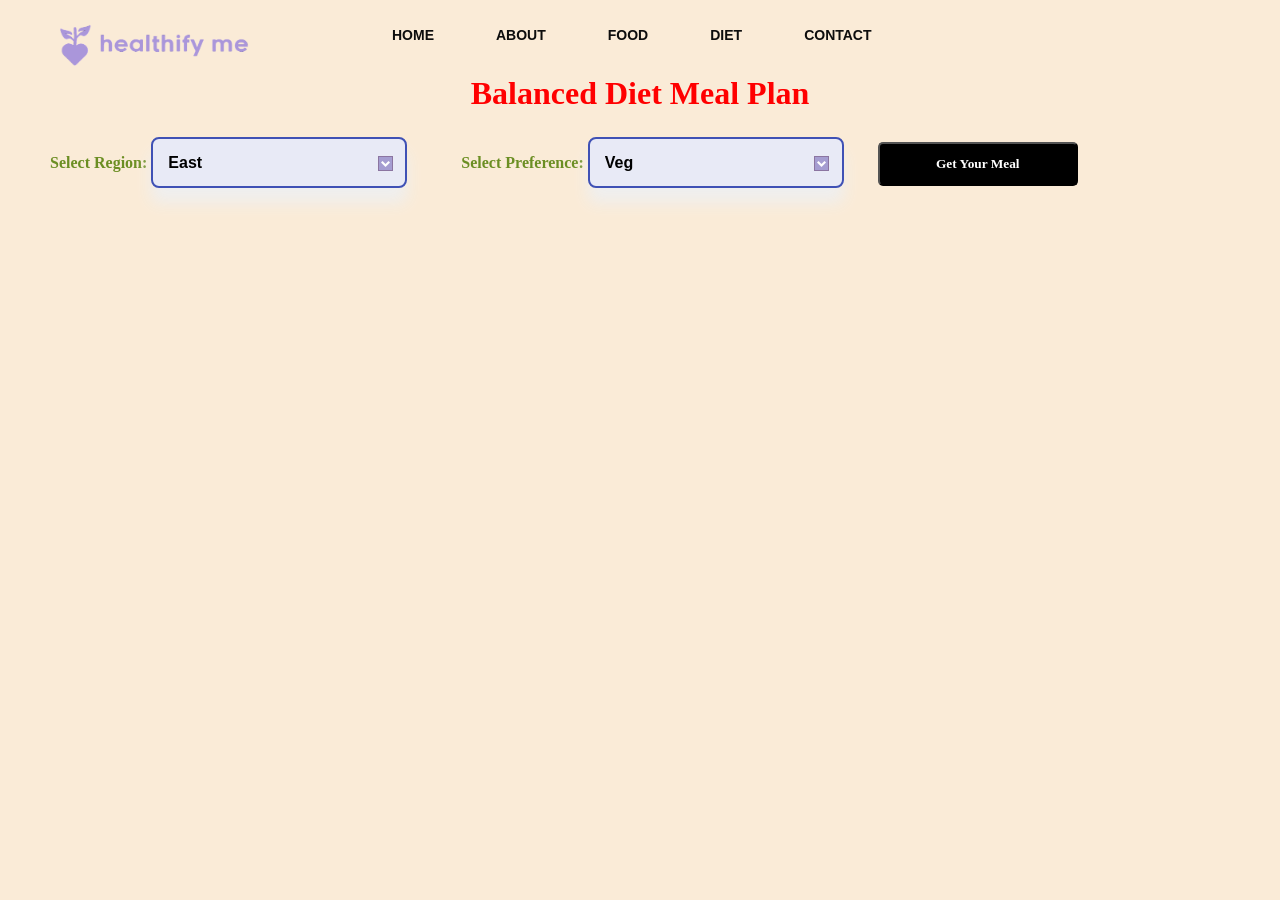
<file: maintain_diet.html>
<!DOCTYPE html>
<html lang="en">
<head>
    <meta charset="UTF-8">
    <meta http-equiv="X-UA-Compatible" content="IE=edge">
    <meta name="viewport" content="width=device-width, initial-scale=1.0">
    <link rel="icon" type="image/x-icon" href="./images/favicon.png">
    <link rel="stylesheet" href="https://cdnjs.cloudflare.com/ajax/libs/font-awesome/5.15.3/css/all.min.css" integrity="sha512-iBBXm8fW90+nuLcSKlbmrPcLa0OT92xO1BIsZ+ywDWZCvqsWgccV3gFoRBv0z+8dLJgyAHIhR35VZc2oM/gI1w==" crossorigin="anonymous" referrerpolicy="no-referrer" />
    <title>Healthify Me - Meal</title>
    <link rel="stylesheet" href="./maintain_diet.css">
</head>
<body>

    <div class="pageBody">

        <div class="navbar">
            <div class="icon">
                <a href="./index.html"> <img src="./images/logo1.png" class="logo"  alt="" width="230" height="75"></a>
            </div>

            <div class="menu">
                <ul>
                    <li><a href="./index.html">HOME</a></li>
                    <li><a href="./about.html">ABOUT</a></li>
                    <li><a href="./food.html">FOOD</a></li>
                    <li><a href="./diet.html">DIET</a></li>
                    <li><a href="./contact.html">CONTACT</a></li>
                </ul>
            </div>
        </div> 
        <h1> Balanced Diet Meal Plan</h1>
        <form action="" method="POST" onsubmit="submitA();return false;">
            <label for="Region">Select Region:</label>
                <select name="region" id="region" onchange="">
                    <option value="1">East</option>
                    <option value="2">North</option>
                    <option value="3">South</option>
                    <option value="4">West</option>
                    <option value="5">International</option>
                </select>
            <label for="Preference">Select Preference:</label>
                <select name="preference" id="preference">
                    <option value="a">Veg</option>
                    <option value="b">Non-Veg</option>
                </select>

            <button onclick="">Get Your Meal</button>
        </form>

        <div class="content">
            <div id="1a" style="display: none;" class="data">
                <p class="image"><img src="./Diet Plan/Balanced Diet/EAST INDIAN BALANCED DIET (VEG).png" width="1000px"></p>
            </div>
            <div id="2a" style="display: none;" class="data">
                <p class="image"><img src="./Diet Plan/Balanced Diet/NORTH INDIAN BALANCED DIET (VEG).png" width="1000px"></p>
            </div>
            <div id="3a" style="display: none;" class="data">
                <p class="image"><img src="./Diet Plan/Balanced Diet/SOUTH INDIAN BALANCED DIET (VEG).png" width="1000px"></p>
            </div>
            <div id="4a" style="display: none;" class="data">
                <p class="image"><img src="./Diet Plan/Balanced Diet/SOUTH INDIAN BALANCED DIET (VEG).png" width="1000px"></p>
            </div>
            <div id="5a" style="display: none;" class="data">
                <p class="image"><img src="./Diet Plan/Balanced Diet/INTERNATIONAL  BALANCED DIET (VEG).png" width="1000px"></p>
            </div>

            <div id="1b" style="display: none;" class="data">
                <p class="image"><img src="./Diet Plan/Balanced Diet/EAST INDIAN BALANCED DIET (NON-VEG).png" width="1000px"></p>
            </div>
            <div id="2b" style="display: none;" class="data">
                <p class="image"><img src="./Diet Plan/Balanced Diet/NORTH INDIAN BALANCED DIET (NON-VEG).png" width="1000px"></p>
            </div>
            <div id="3b" style="display: none;" class="data">
                <p class="image"><img src="./Diet Plan/Balanced Diet/SOUTH INDIAN BALANCED DIET (NON-VEG).png" width="1000px"></p>
            </div>
            <div id="4b" style="display: none;" class="data">
                <p class="image"><img src="./Diet Plan/Balanced Diet/WEST INDIAN BALANCED DIET (NON-VEG).png" width="1000px"></p>
            </div>
            <div id="5b" style="display: none;" class="data">
                <p class="image"><img src="./Diet Plan/Balanced Diet/INTERNATIONAL  BALANCED DIET (NON-VEG).png" width="1000px"></p>
            </div>

        </div>

    <script src="https://cdnjs.cloudflare.com/ajax/libs/jquery/3.6.4/jquery.min.js"></script>
    <script>
     function submitA(){
        let region=document.querySelector('#region').value;
        let preference=document.querySelector('#preference').value;
        let res = region+""+preference;
        console.log(res);
        try {
            document.getElementById(res).style.display= "block";
        }catch(err) {
            console.error(err);
        }
        // return false;
     }
    </script>
</body>
</html>
</file>
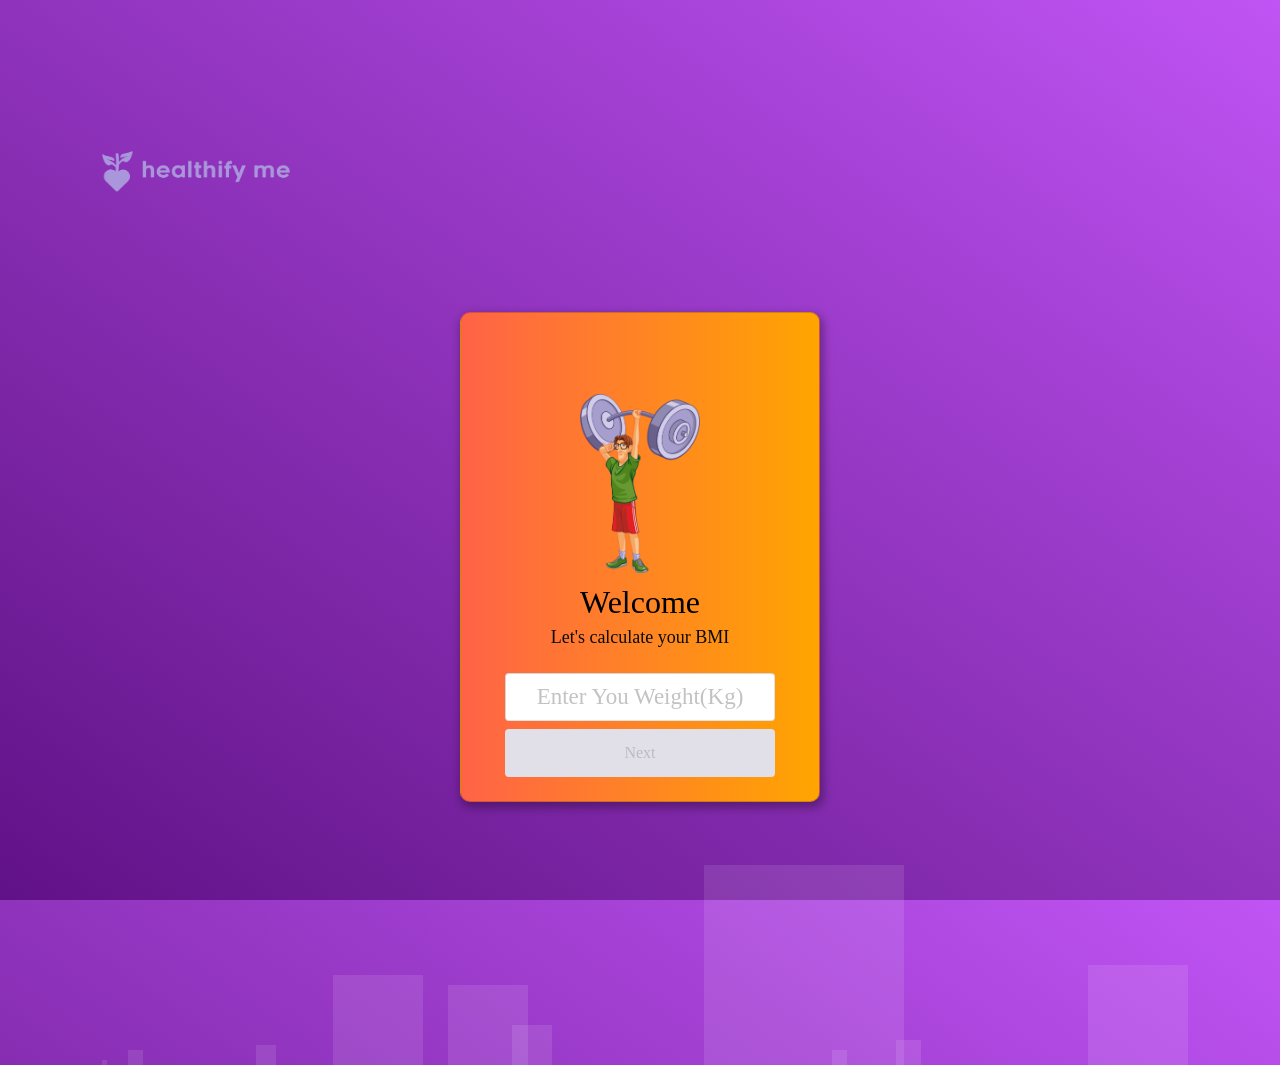
<file: swipper.html>
<!DOCTYPE html>
<html lang="en">
  <head>
    <meta charset="UTF-8" />
    <meta http-equiv="X-UA-Compatible" content="IE=edge" />
    <meta name="viewport" content="width=device-width, initial-scale=1.0" />
    <link rel="icon" type="image/x-icon" href="./images/favicon.png">
    <link href="https://cdn.jsdelivr.net/npm/bootstrap@5.0.2/dist/css/bootstrap.min.css" rel="stylesheet" integrity="sha384-EVSTQN3/azprG1Anm3QDgpJLIm9Nao0Yz1ztcQTwFspd3yD65VohhpuuCOmLASjC" crossorigin="anonymous">
    <title>Healthify Me - BMI Calculate</title>
    <link rel="stylesheet" href="./swipper.css" />
    <link rel="stylesheet" href="https://cdn.jsdelivr.net/npm/swiper@8/swiper-bundle.min.css" />

    <script>
      let bmiRes = 0;
      
      function calculateBMI() {
    let weight = document.getElementById("weight").value;
    let height = document.getElementById("height").value / 100;
    let bmi = weight / (height * height);
    document.getElementById("result").value = bmi.toFixed(1);


    if(bmi<18.5){
      document.querySelector(".abc").innerHTML = 'You are underweight';
      bmiRes=0;  
    }
    else if (bmi>24.9) {
      document.querySelector(".abc").innerHTML = 'You are Overweight';
      bmiRes=1;  
    }
    else{
      document.querySelector(".abc").innerHTML = 'You are Normal';
      bmiRes=2;  
      }
      localStorage.setItem('bmiRes', bmiRes);
    } 

</script>

  </head>
  <body>
    <div class="background">
      <ul class="squares">
          <li></li>
          <li></li>
          <li></li>
          <li></li>
          <li></li>
          <li></li>
          <li></li>
          <li></li>
          <li></li>
          <li></li>
      </ul>
  </div>

  <nav class="navbar navbar-light bg-indigo-400">
    <div class="container">
    <a class="navbar-brand" href="./index.html">
        <img src="./images/logo1.png" alt="" width="230" height="75">
    </a>
    </div>
  </nav>


  <div class="bodyPage">
    <br>
    <!-- Slider main container -->
    <center>
    <div class="card">
      <div class="swiper">
        <!-- Additional required wrapper -->
        <div class="swiper-wrapper">
          <!-- Slides -->
          <div class="swiper-slide">
            <img src="./images/lift.png" class="cardImg" />
            <h2>Welcome</h2>
            <h3>Let's calculate your BMI</h3>
            <input id="weight"
              spellcheck="false"
              oninput="checkValid(event)"
              type="text"
              placeholder="Enter You Weight(Kg)"
            />
            <button disabled type="button" onclick="gotoSlide(1)">Next</button>
          </div>
          <div class="swiper-slide">
            <div className="image-wrapper">
              <img src="./images/height.png" class="cardImg" />
            </div>
            <h2>Hurray!</h2>
            <h3>Let's calculate your BMI</h3>
            <input id="height"
              oninput="checkValid(event)"
              type="text"
              placeholder="Enter Your Height(cm)"
            />
            <button disabled type="button" onclick="gotoSlide(2);calculateBMI()">Next</button>
          </div>
          <div class="swiper-slide">
            <div className="image-wrapper">
              <img src="./images/Fitness.png" class="cardImg" />
            </div>
            <input type="text" id="result" name="result" readonly>
            <h3 class="abc">You're all good to go</h3>
            <button type="submit" onclick="window.location.href='./diet.html';">Done</button>
            <button class="secondary" onclick="restart()">Restart</button>
          </div>
        </div>
        <!-- If we need pagination -->
        <div class="swiper-pagination"></div>
      </div>
    </div>
  </center>
  </div>

    <script src="https://cdn.jsdelivr.net/npm/swiper@8/swiper-bundle.min.js"></script>
    <script src="./swipper.js"></script>
  </body>
</html>
</file>
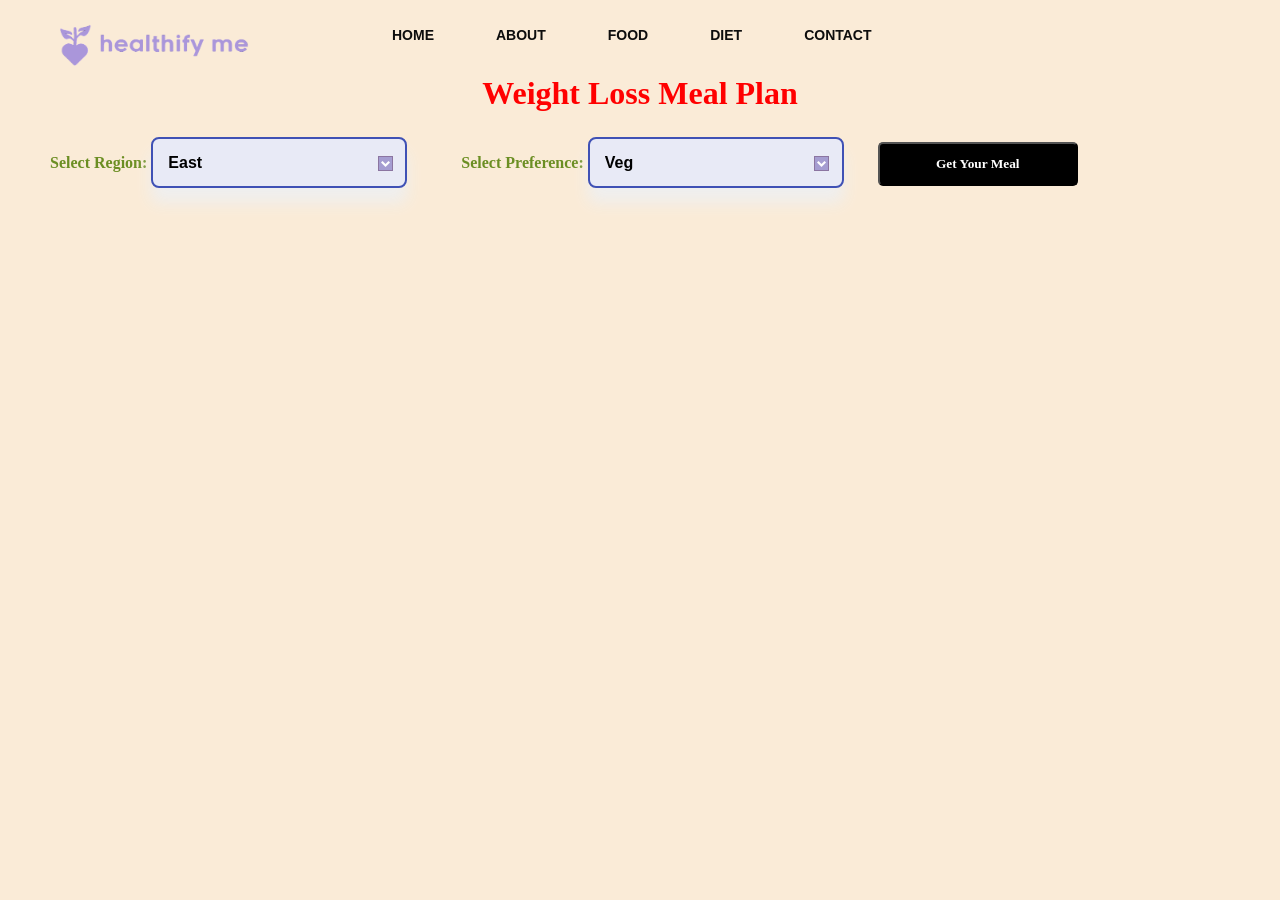
<file: weight_loss.html>
<!DOCTYPE html>
<html lang="en">
<head>
    <meta charset="UTF-8">
    <meta http-equiv="X-UA-Compatible" content="IE=edge">
    <meta name="viewport" content="width=device-width, initial-scale=1.0">
    <link rel="icon" type="image/x-icon" href="./images/favicon.png">
    <link rel="stylesheet" href="https://cdnjs.cloudflare.com/ajax/libs/font-awesome/5.15.3/css/all.min.css" integrity="sha512-iBBXm8fW90+nuLcSKlbmrPcLa0OT92xO1BIsZ+ywDWZCvqsWgccV3gFoRBv0z+8dLJgyAHIhR35VZc2oM/gI1w==" crossorigin="anonymous" referrerpolicy="no-referrer" />
    <title>Healthify Me - Meal</title>
    <link rel="stylesheet" href="./weight_loss.css">
</head>
<body>

    <div class="pageBody">

        <div class="navbar">
            <div class="icon">
                <a href="./index.html"> <img src="./images/logo1.png" class="logo"  alt="" width="230" height="75"></a>
            </div>

            <div class="menu">
                <ul>
                    <li><a href="./index.html">HOME</a></li>
                    <li><a href="./about.html">ABOUT</a></li>
                    <li><a href="./food.html">FOOD</a></li>
                    <li><a href="./diet.html">DIET</a></li>
                    <li><a href="./contact.html">CONTACT</a></li>
                </ul>
            </div>
        </div>
        <h1> Weight Loss Meal Plan</h1> 
        <form action="" method="POST" onsubmit="submitA();return false;">
            <label for="Region">Select Region:</label>
                <select name="region" id="region" onchange="">
                    <option value="1">East</option>
                    <option value="2">North</option>
                    <option value="3">South</option>
                    <option value="4">West</option>
                </select>
            <label for="Preference">Select Preference:</label>
                <select name="preference" id="preference">
                    <option value="a">Veg</option>
                    <option value="b">Non-Veg</option>
                </select>

            <button onclick="">Get Your Meal</button>
        </form>

        <div class="content">
            <div id="1a" style="display: none;" class="data">
                <p class="image"><img src="./Diet Plan/Weight Loss/East Indian Weightless(Veg).png" width="1000px"></p>
            </div>
            <div id="2a" style="display: none;" class="data">
                <p class="image"><img src="./Diet Plan/Weight Loss/North Indian Weightless(Veg).png" width="1000px"></p>
            </div>
            <div id="3a" style="display: none;" class="data">
                <p class="image"><img src="./Diet Plan/Weight Loss/South Indian Weightless(Veg).png" width="1000px"></p>
            </div>
            <div id="4a" style="display: none;" class="data">
                <p class="image"><img src="./Diet Plan/Weight Loss/West Indian Weightless(Veg).png" width="1000px"></p>
            </div>

            <div id="1b" style="display: none;" class="data">
                <p class="image"><img src="./Diet Plan/Weight Loss/East Indian Weightless(Non-Veg).png" width="1000px"></p>
            </div>
            <div id="2b" style="display: none;" class="data">
                <p class="image"><img src="./Diet Plan/Weight Loss/North Indian Weightless(Non-Veg).png" width="1000px"></p>
            </div>
            <div id="3b" style="display: none;" class="data">
                <p class="image"><img src="./Diet Plan/Weight Loss/South Indian Weightless(Non-Veg).png" width="1000px"></p>
            </div>
            <div id="4b" style="display: none;" class="data">
                <p class="image"><img src="./Diet Plan/Weight Loss/West Indian Weightless(Non-Veg).png" width="1000px"></p>
            </div>

        </div>

    <script src="https://cdnjs.cloudflare.com/ajax/libs/jquery/3.6.4/jquery.min.js"></script>
    <script>
     function submitA(){
        let region=document.querySelector('#region').value;
        let preference=document.querySelector('#preference').value;
        let res = region+""+preference;
        console.log(res);
        try {
            document.getElementById(res).style.display= "block";
        }catch(err) {
            console.error(err);
        }
        // return false;
     }
    </script>
</body>
</html>
</file>
<file: styles.css>
*{
    margin: 0;
    padding: 0;
    font-family: 'Comfortaa', cursive;
}

.hero{
    position: relative;
    width: 100%;
    height: 100vh;
    overflow: hidden;    
    background-color:#611187;
    background-image: linear-gradient(to right top, #611187, #7823a1, #8f33bc, #a743d8, #c054f4);  
    font-family: 'Comfortaa', cursive;
    position: relative;
}

nav{
    display: flex;
    width: 84%;
    margin: auto;
    padding: 20px 0;
    align-items: center;
    justify-content: space-between;
}

.logo{
    width: 200px;
    cursor: pointer;
}

button{
    color: black;
    padding: 10px 25px;
    background: rgb(238, 238, 71);
    border: 1px solid black;
    border-radius: 20px;
    outline: #000;
    transition: all 0.2s ease-in-out;
    cursor: pointer;
}

button:hover {
    color: #f3232f;
    box-shadow: 0 5px 15px rgba(145, 92, 182, .4);
    border: 1px solid #f32323;
  }
nav ul li {
    display: inline-block;
    list-style: none;
    margin: 10px 20px;
}

nav ul li a{
    text-decoration: none;
    color: #000;
    font-weight: bold;
}

nav ul li a:hover{
    color: red;
}

.detel{
    margin-left: 8%;
    margin-top: 10%;
}

.detel h1{
    font-size: 50px;
    color: #fff;
    margin-bottom: 20px;
}

#Foodie{
    color: rgb(255, 221, 0);
    
}

.detel p{
    color: #fff;
    line-height: 22px;
}

.detel a{
    background: black;
    padding: 12px 18px;
    text-decoration: none;
    font-weight: bold;
    color: #fff;
    display: inline-block;
    margin: 30px 0;
    border-radius: 5px;
}
.detel a:hover {
    background: rgb(255, 221, 0);
    color: black;
}
.images{
    width: 45%;
    height: 80%;
    position: absolute;
    bottom: 0;
    right: 100px;
}

.images img{
    position: absolute;
    left: 50%;
    bottom: 0;
    transform: translateX(-50%);
    transition: bottom 1s, left 1s;
    
}
.shape {
    height: 250px;
    width: 650px;
    margin-bottom: 16%;
}
.Food {
    height: 500px;
    margin-bottom: 4%;
}

.images:hover .shape{
    bottom: 40px;
}

.images:hover .Food{
    left: 45%;
}

.social{
    margin-left: 8%;
    margin-top: 100px;
}

.social a{
    font-size: 30px;
    color: #212121;
    margin-right: 20px;
}

#socialTwitter:hover{
    color: rgb(0, 162, 255);
}

#socialInsta:hover {
    color: firebrick;
}

#socialLinkedin:hover {
    color: rgb(5, 5, 137);
}


.squares li{
    position: absolute;
    display: block;
    list-style: none;
    background: rgba(255, 255, 255, 0.1);
    animation: animate 20s linear infinite;
    bottom: -165px;
    width: 25px;
    height: 25px;
  }
  
  .squares li:nth-child(1){
    left: 26%;
    width: 90px;
    height: 90px;
    animation-delay: 0s;
  }
  
  .squares li:nth-child(2){
    left: 8%;
    width: 5px;
    height: 5px;
    animation-delay: 5s;
    animation-duration: 5s;
  }
  
  .squares li:nth-child(3){
    left: 10%;
    width: 15px;
    height: 15px;
    animation-delay: 10s;
  }
  
  .squares li:nth-child(4){
    left: 20%;
    width: 20px;
    height: 20px;
    animation-delay: 6s;
    animation-duration: 40s;
  }
  
  .squares li:nth-child(5){
    left: 35%;
    width: 80px;
    height: 80px;
    animation-delay: 2s;
  }
  
  .squares li:nth-child(6){
    left: 40%;
    width: 40px;
    height: 40px;
    animation-delay: 10s;
  }
  
  .squares li:nth-child(7){
    left: 55%;
    width: 200px;
    height: 200px;
  }
  
  .squares li:nth-child(8){
    left: 65%;
    width: 15px;
    height: 15px;
    animation-duration: 35s;
  }
  
  .squares li:nth-child(9){
    left: 70%;
    width: 25px;
    height: 25px;
    animation-delay: 20s;
    animation-duration: 20s;
  }
  
  .squares li:nth-child(10){
    left: 85%;
    width: 100px;
    height: 100px;
    animation-delay: 1s;
    animation-duration: 15s;
  }
  
  @keyframes animate {
    0% {
      transform: translateY(0) rotate(0deg);
      opacity: 1;
      border-radius: 30%;
      -webkit-border-radius: 30%;
      -moz-border-radius: 30%;
    }
  
    100% {
      transform: translateY(-1000px) rotate(600deg);
      opacity: 0;
      border-radius: 50%;
      -webkit-border-radius: 50%;
      -moz-border-radius: 50%;  }
  }
</file>
<file: community.css>
* {
    margin: 0;
    padding: 0;
    font-family: 'Comfortaa', cursive;
  }
  
  body {
    background-color: antiquewhite;
  }
  
  .navbar {
    width: 1200px;
    height: 75px;
    margin: auto;
  }
  
  .icon {
    width: 200px;
    float: left;
    height: 70px;
  }
  
  .logo {
    float: left;
    margin-top: 5px
  }
  
  .menu {
    width: 400px;
    float: left;
    height: 70px;
    margin-left: 7.5%;
  }
  
  ul {
    float: left;
    display: flex;
    justify-content: center;
    align-items: center;
  }
  
  ul li {
    list-style: none;
    margin-left: 62px;
    margin-top: 27px;
    font-size: 14px;
  }
  
  ul li a {
    text-decoration: none;
    color: #0d0d0d;
    font-family: Arial;
    font-weight: bold;
    transition: 0.25s ease-in-out;
  }
  
  ul li a:hover {
    color: #ff7200;
  } color: black;


.container {
    width: 80%;
    margin: auto;
    overflow: hidden;
}

.recipe-form, .recipe-list {
    background: white;
    padding: 20px;
    margin: 20px 0;
    border-radius: 8px;
    box-shadow: 0 0 10px rgba(0, 0, 0, 0.1);
}

.recipe-form input, .recipe-form textarea {
    width: 100%;
    padding: 10px;
    margin: 5px 0 20px 0;
    border: 1px solid #ddd;
    border-radius: 5px;
}

.recipe-form button {
    padding: 10px 20px;
    background: #333;
    color: white;
    border: none;
    border-radius: 5px;
    cursor: pointer;
}

.recipe-form button:hover {
    background: #555;
}

.recipe-item {
    padding: 20px;
    border-bottom: 1px solid #ddd;
    position: relative;
}

.recipe-item h2 {
    margin-top: 0;
}

.recipe-item img {
    width: 7cm;
    height: 10cm;
    display: block;
    margin-bottom: 10px;
}

.review {
    margin-top: 10px;
}

.search-bar {
    margin: 20px 0;
}

.search-bar input {
    width: 100%;
    padding: 10px;
    margin: 5px 0 20px 0;
    border: 1px solid #ddd;
    border-radius: 5px;
}

.rating {
    display: flex;
    flex-direction: row-reverse;
    justify-content: center;
}

.rating input {
    display: none;
}

.rating label {
    font-size: 2em;
    color: #ddd;
    cursor: pointer;
}

.rating input:checked ~ label,
.rating label:hover,
.rating label:hover ~ label {
    color: #f5b301;
}

.delete-button {
    position: absolute;
    top: 20px;
    right: 20px;
    background: #f44336;
    color: white;
    border: none;
    border-radius: 5px;
    padding: 5px 10px;
    cursor: pointer;
}

.delete-button:hover {
    background: #d32f2f;
}
</file>
<file: diet.css>
* {
  margin: 0;
  padding: 0;
  font-family: 'Comfortaa', cursive;
}

body {
  background-color: antiquewhite;
}

.navbar {
  width: 1200px;
  height: 75px;
  margin: auto;
}

.icon {
  width: 200px;
  float: left;
  height: 70px;
}

.logo {
  float: left;
  margin-top: 5px
}

.menu {
  width: 400px;
  float: left;
  height: 70px;
  margin-left: 7.5%;
}

ul {
  float: left;
  display: flex;
  justify-content: center;
  align-items: center;
}

ul li {
  list-style: none;
  margin-left: 62px;
  margin-top: 27px;
  font-size: 14px;
}

ul li a {
  text-decoration: none;
  color: #0d0d0d;
  font-family: Arial;
  font-weight: bold;
  transition: 0.25s ease-in-out;
}

ul li a:hover {
  color: #ff7200;
}


.bannerPara {
  font-size: 20px;
}

.banner {
  background-color: #dc3545;
  padding-top: 20px;
  padding-bottom: 20px;
  padding-left: 20px;
  padding-right: 20px;
  align-items: center;
  justify-content: center;
}

.bannerImg {
  margin-left: 6.5%;
}

.bannerTagline {
  text-align: center;
  float: right;
  margin-top: -21.5%;
  margin-right: 5%;
  font-size: 21px;
}

#bannerLine1 {
  color: #ffbf1e;
}

#bannerLine2 {
  color: white;
}

.bannerButton {
  padding-left: 20px;
  padding-right: 20px;
  padding-top: 10px;
  padding-bottom: 10px;
  border: 0px;
  border-radius: 4px;
  font-size: 18px;
  color: #dc3545;
  background-color: white;
  text-decoration: none;
  box-shadow: 0 4px 4px 0 rgba(0, 0, 0, 0.25);
}

.bannerButton:hover {
  background-color: white;
  color: black;
}

.grid {
  display: grid;
  width: 93%;
  height: 10%;
  grid-gap: 7rem;
  grid-template-columns: repeat(auto-fit, minmax(10rem, 0.3fr));
  margin-left: 100px;
}

.grid-item {
  background-color: #fff;
  border-radius: 0.4rem;
  overflow: hidden;
  box-shadow: 0 3rem 6rem rgba(0, 0, 0, 0.1);
  cursor: pointer;
  transition: 0.2s;
}

.grid-item:hover {
  transform: translateY(-0.5%);
  box-shadow: 0 4rem 8rem rgba(0, 0, 0, 0.5);
}

.card-img {
  width: 50px;
  height: 20px;
  
}

.card-content {
  padding: 3rem;
}

.card-header {
  font-size: 1.3rem;
  font-weight: 300;
  color: O#0d0d0d;
  margin-bottom: 1. 5rem;
}

.card-text {
  font-size: 1.2rem;
  letter-spacing: 0.1rem;
  line-height: 1.7;
  color: #3d3d3d;
  margin-bottom: 2.5rem;
}

.card-btn {
  display: block;
  width: 100%;
  padding: 1.5rem;
  font-size: 1.3rem;
  text-align: center;
  color: #3363ff;
  background-color: #d8e0fd;
  border: none;
  border-radius: 0.2rem;
  transition: 0.2s;
  cursor: pointer;
  letter-spacing: 0.1rem;

}

.card-btn span {
  margin-left: 1rem;
  transition: 0.2s;
}

.card-btn:hover,
.card-btn:active {
  background-color: #c2cffc;
}

.card-btn:hover span,
.card-btn:active span {
  margin-left: 1.5rem;
}
@media only screen and (max-width: 60em) {
  body {
  padding: 3rem;
  }
  .grid{
    grid-gap: 3rem;
  }
}
.bannerPara {
  background-color: white;
  padding: 10px;
}

#recBlink
{
animation-duration : 500ms;
animation-name : blink;
animation-iteration-count : infinite;
animation-direction : alternate;
}

@keyframes blink
{
from
{
opacity : 2;
color : yellow;
}
to
{
opacity : 2;
color : rgb(0, 64, 255);
}
}
</file>
<file: food.css>
* {
  margin: 0;
  padding: 0;
  font-family: 'Comfortaa', cursive;
}

body {
  background-color: antiquewhite;
}

.navbar {
  width: 1200px;
  height: 75px;
  margin: auto;
}

.icon {
  width: 200px;
  float: left;
  height: 70px;
}

.logo {
  float: left;
  margin-top: 5px
}
h2 {
  font-size: 48px;
  font-weight: 600;
  text-align: center;
  background-image: linear-gradient(45deg, #f3232f, rgb(238, 238, 71));
  color: transparent;
  background-clip: text;
  -webkit-background-clip: text;
}
.info{
  background-color: white;
  margin: 20px 20px;
  font-family: Arial, Helvetica, sans-serif;
  padding: 25px;
  font-weight: 300;
  font-size: 18px;
  border: 3px solid #f3232f;
  border-radius: 25px;
  box-shadow: 0px 5px 10px 0px rgba(0, 0, 0, 0.5)
}
.info:hover{
  transform: translateY(-0.4%);
  box-shadow: 0 2rem 2rem rgba(0, 0, 0, 0.4);
}
.menu {
  width: 400px;
  float: left;
  height: 70px;
  margin-left: 7.5%;
}

ul {
  float: left;
  display: flex;
  justify-content: center;
  align-items: center;
}

ul li {
  list-style: none;
  margin-left: 62px;
  margin-top: 27px;
  font-size: 14px;
}

ul li a {
  text-decoration: none;
  color: #0d0d0d;
  font-family: Arial;
  font-weight: bold;
  transition: 0.25s ease-in-out;
}

ul li a:hover {
  color: #ff7200;
}

.tab button {
  color: black;
  padding: 10px 25px;
  font-weight: bold;
  background: rgb(238, 238, 71);
  box-shadow: 5px 5px 10px rgba(0,0,0,0.5);
  border: 2px solid black;
  border-radius: 10px;
  outline: #000;
  margin-left: 20px;
  transition: all 0.2s ease-in-out;
  cursor: pointer;
}

.tab button:hover {
  background: linear-gradient(90deg, #3f51b5, #f32323) #2196f3;
  box-shadow: 0 5px 15px rgba(145, 92, 182, .4);
  border: 1px solid #f32323;
}

.tab button.active {
  background:linear-gradient(90deg, #3f51b5, #f32323) #2196f3;
}

.tabcontent {
  display: none;
  padding: 6px 12px;
  border: 1px solid #ccc;
  border-top: none;
}

.topright {
  float: right;
  cursor: pointer;
  font-size: 28px;
}

.topright:hover {color: red;}

* {
  box-sizing: border-box;
}

body {
  font-family: Arial, Helvetica, sans-serif;
}

/* Float four columns side by side */
.column {
  float: left;
  width: 25%;
  padding: 0 10px;
}

/* Remove extra left and right margins, due to padding */
.row {margin: 0 -5px;}

/* Clear floats after the columns */
.row:after {
  content: "";
  display: table;
  clear: both;
}

/* Responsive columns */
@media screen and (max-width: 600px) {
  .column {
    width: 100%;
    display: block;
    margin-bottom: 20px;
  }
}

/* Style the counter cards */
.card {
  box-shadow: 0 4px 8px 0 rgba(0, 0, 0, 0.2);
  padding: 16px;
  text-align: center;
  border-radius: 20px;
  background-color: #f1f1f1;
}
.card img{
  border-radius: 10px;
}
.card:hover{
  transform: translateY(-0.5%);
  box-shadow: 0 4rem 8rem rgba(0, 0, 0, 0.5);
}
</file>
<file: maintain_diet.css>
* {
    margin: 0;
    padding: 0;
    font-family: 'Comfortaa', cursive;
}

body {
    background-color: antiquewhite;
}

.navbar {
    width: 1200px;
    height: 75px;
    margin: auto;
}

.icon {
    width: 200px;
    float: left;
    height: 70px;
}

.logo {
    float: left;
    margin-top: 5px
}

.menu {
    width: 400px;
    float: left;
    height: 70px;
    margin-left: 7.5%;
}

ul {
    float: left;
    display: flex;
    justify-content: center;
    align-items: center;
}

ul li {
    list-style: none;
    margin-left: 62px;
    margin-top: 27px;
    font-size: 14px;
}

ul li a {
    text-decoration: none;
    color: #0d0d0d;
    font-family: Arial;
    font-weight: bold;
    transition: 0.25s ease-in-out;
}

ul li a:hover {
    color: #ff7200;
}
h1 {
    display: block;
    font-size: 2em;
    text-align:center;
    color: red;
    font-weight: bold;
  }
label {
    color: olivedrab;
    font-weight: bold;
    margin-left: 50px;
  }
select {
    width: 20%;
    padding: 15px;
    font-size: 16px;
    font-weight: 700;
    font-family: 'Poppins', sans-serif;
    border: none;
    border-radius: 8px;
    border: 2px solid #3f51b5;
    box-shadow: 0 15px 15px #efefef;
    appearance: none;
    background: #e8eaf6 url(images/arrow.png) no-repeat;
    background-position: 95% 55%;
    background-size: 22px;
}
button{
    background: black;
    padding: 12px 18px;
    text-decoration: none;
    font-weight: bold;
    color: #fff;
    display: inline-block;
    margin: 30px 0;
    border-radius: 5px;
    margin-left: 30px;
    width: 200px;
}
button:hover {
    background: rgb(255, 221, 0);
    color: black;
}
.content{
margin: 30px 0;
}
.content .data{
padding: 25px;
background-color: #fff;
border: 2px solid #8bc34a;
border-radius: 8px;
}
.image{
    display: block;
    margin-left: 250px;
}
</file>
<file: swipper.css>
html,
body {
    height:100vh;
}
body {
  margin: 0;
  display: grid;
  text-align: center;
  overflow: hidden;    
  background-color:#611187;
  background-image: linear-gradient(to right top, #611187, #7823a1, #8f33bc, #a743d8, #c054f4);  
  font-family: 'Comfortaa', cursive;
  position: relative;
}

.bodyPage {
  place-items: center;
  place-content: center;
}
nav{
  display: flex;
  width: 96%;
  margin: auto;
  padding: 20px 0;
  align-items: center;
  justify-content: space-between;
}
.logo{
  width: 200px;
  cursor: pointer;
}
.squares li{
  position: absolute;
  display: block;
  list-style: none;
  background: rgba(255, 255, 255, 0.1);
  animation: animate 20s linear infinite;
  bottom: -165px;
  width: 25px;
  height: 25px;
}
.squares li:nth-child(1){
  left: 26%;
  width: 90px;
  height: 90px;
  animation-delay: 0s;
}

.squares li:nth-child(2){
  left: 8%;
  width: 5px;
  height: 5px;
  animation-delay: 5s;
  animation-duration: 5s;
}

.squares li:nth-child(3){
  left: 10%;
  width: 15px;
  height: 15px;
  animation-delay: 10s;
}

.squares li:nth-child(4){
  left: 20%;
  width: 20px;
  height: 20px;
  animation-delay: 6s;
  animation-duration: 40s;
}

.squares li:nth-child(5){
  left: 35%;
  width: 80px;
  height: 80px;
  animation-delay: 2s;
}

.squares li:nth-child(6){
  left: 40%;
  width: 40px;
  height: 40px;
  animation-delay: 10s;
}

.squares li:nth-child(7){
  left: 55%;
  width: 200px;
  height: 200px;
}

.squares li:nth-child(8){
  left: 65%;
  width: 15px;
  height: 15px;
  animation-duration: 35s;
}

.squares li:nth-child(9){
  left: 70%;
  width: 25px;
  height: 25px;
  animation-delay: 20s;
  animation-duration: 20s;
}

.squares li:nth-child(10){
  left: 85%;
  width: 100px;
  height: 100px;
  animation-delay: 1s;
  animation-duration: 15s;
}

@keyframes animate {
  0% {
    transform: translateY(0) rotate(0deg);
    opacity: 1;
    border-radius: 30%;
    -webkit-border-radius: 30%;
    -moz-border-radius: 30%;
  }

  100% {
    transform: translateY(-1000px) rotate(600deg);
    opacity: 0;
    border-radius: 50%;
    -webkit-border-radius: 50%;
    -moz-border-radius: 50%;  }
}

.card {
  margin-bottom: 5%;
  width: 360px;
  height: 490px;
  padding: 80px 0 0;
  border-radius: 10px;
  background:linear-gradient(to left , orange, tomato);
  box-shadow: 2px 4px 8px 2px rgba(0,0,0,0.3);
}


.card:hover {
  box-shadow: 2px 12px 24px 0px rgba(0,0,0,0.5);
  transition: .3s;
}

.cardImg {
  margin: 0 auto 10px;
  width: 140px;
  height: 180px;
  object-fit: contain;
}

h2 {
  color: #000000;
  margin: 0 0 6px;
}
#result {
  background: transparent;
  border: none;
}

input[type="text"] {
  font-size: 23px;
}

h3 {
  color: #0b0b0c;
  margin: 0 0 24px;
  font-weight: 400;
  font-size: 18px;
  align-self: stretch;
}

input,
button {
  display: block;
  height: 48px;
  width: 270px;
  margin: 0 40px;
  border-radius: 4px;
  font-size: 16px;
  font-family: inherit;
  outline: none;
  text-align: center;
}

input {
  border-width: 1px;
  border-color: rgba(0, 0, 0, 0.16);
  padding: 12px;
  margin-bottom: 8px;
}

input::placeholder {
  color: rgba(0, 0, 0, 0.24);
}

button {
  background: #9563ff;
  color: #f9f9f9;
  border: 0;
  cursor: pointer;
  transition: 0.175s;
}

button:disabled {
  background: #e1e0e8;
  color: #bbbac5;
  cursor: not-allowed;
}

button.secondary {
  background: transparent;
  color: #7e7d8a;
}

button[type="submit"] {
  margin-bottom: 8px;
}

.swiper {
  width: 100%;
}
</file>
<file: weight_loss.css>
* {
    margin: 0;
    padding: 0;
    font-family: 'Comfortaa', cursive;
}

body {
    background-color: antiquewhite;
}

.navbar {
    width: 1200px;
    height: 75px;
    margin: auto;
}

.icon {
    width: 200px;
    float: left;
    height: 70px;
}

.logo {
    float: left;
    margin-top: 5px
}

.menu {
    width: 400px;
    float: left;
    height: 70px;
    margin-left: 7.5%;
}

ul {
    float: left;
    display: flex;
    justify-content: center;
    align-items: center;
}

ul li {
    list-style: none;
    margin-left: 62px;
    margin-top: 27px;
    font-size: 14px;
}

ul li a {
    text-decoration: none;
    color: #0d0d0d;
    font-family: Arial;
    font-weight: bold;
    transition: 0.25s ease-in-out;
}

ul li a:hover {
    color: #ff7200;
}
h1 {
    display: block;
    font-size: 2em;
    text-align:center;
    color: red;
    font-weight: bold;
  }
label {
    color: olivedrab;
    font-weight: bold;
    margin-left: 50px;
  }
select {
    width: 20%;
    padding: 15px;
    font-size: 16px;
    font-weight: 700;
    font-family: 'Poppins', sans-serif;
    border: none;
    border-radius: 8px;
    border: 2px solid #3f51b5;
    box-shadow: 0 15px 15px #efefef;
    appearance: none;
    background: #e8eaf6 url(images/arrow.png) no-repeat;
    background-position: 95% 55%;
    background-size: 22px;
}
button{
    background: black;
    padding: 12px 18px;
    text-decoration: none;
    font-weight: bold;
    color: #fff;
    display: inline-block;
    margin: 30px 0;
    border-radius: 5px;
    margin-left: 30px;
    width: 200px;
}
button:hover {
    background: rgb(255, 221, 0);
    color: black;
}
.content{
margin: 30px 0;
}
.content .data{
padding: 25px;
background-color: #fff;
border: 2px solid #8bc34a;
border-radius: 8px;
}
.image{
    display: block;
    margin-left: 250px;
}
</file>
